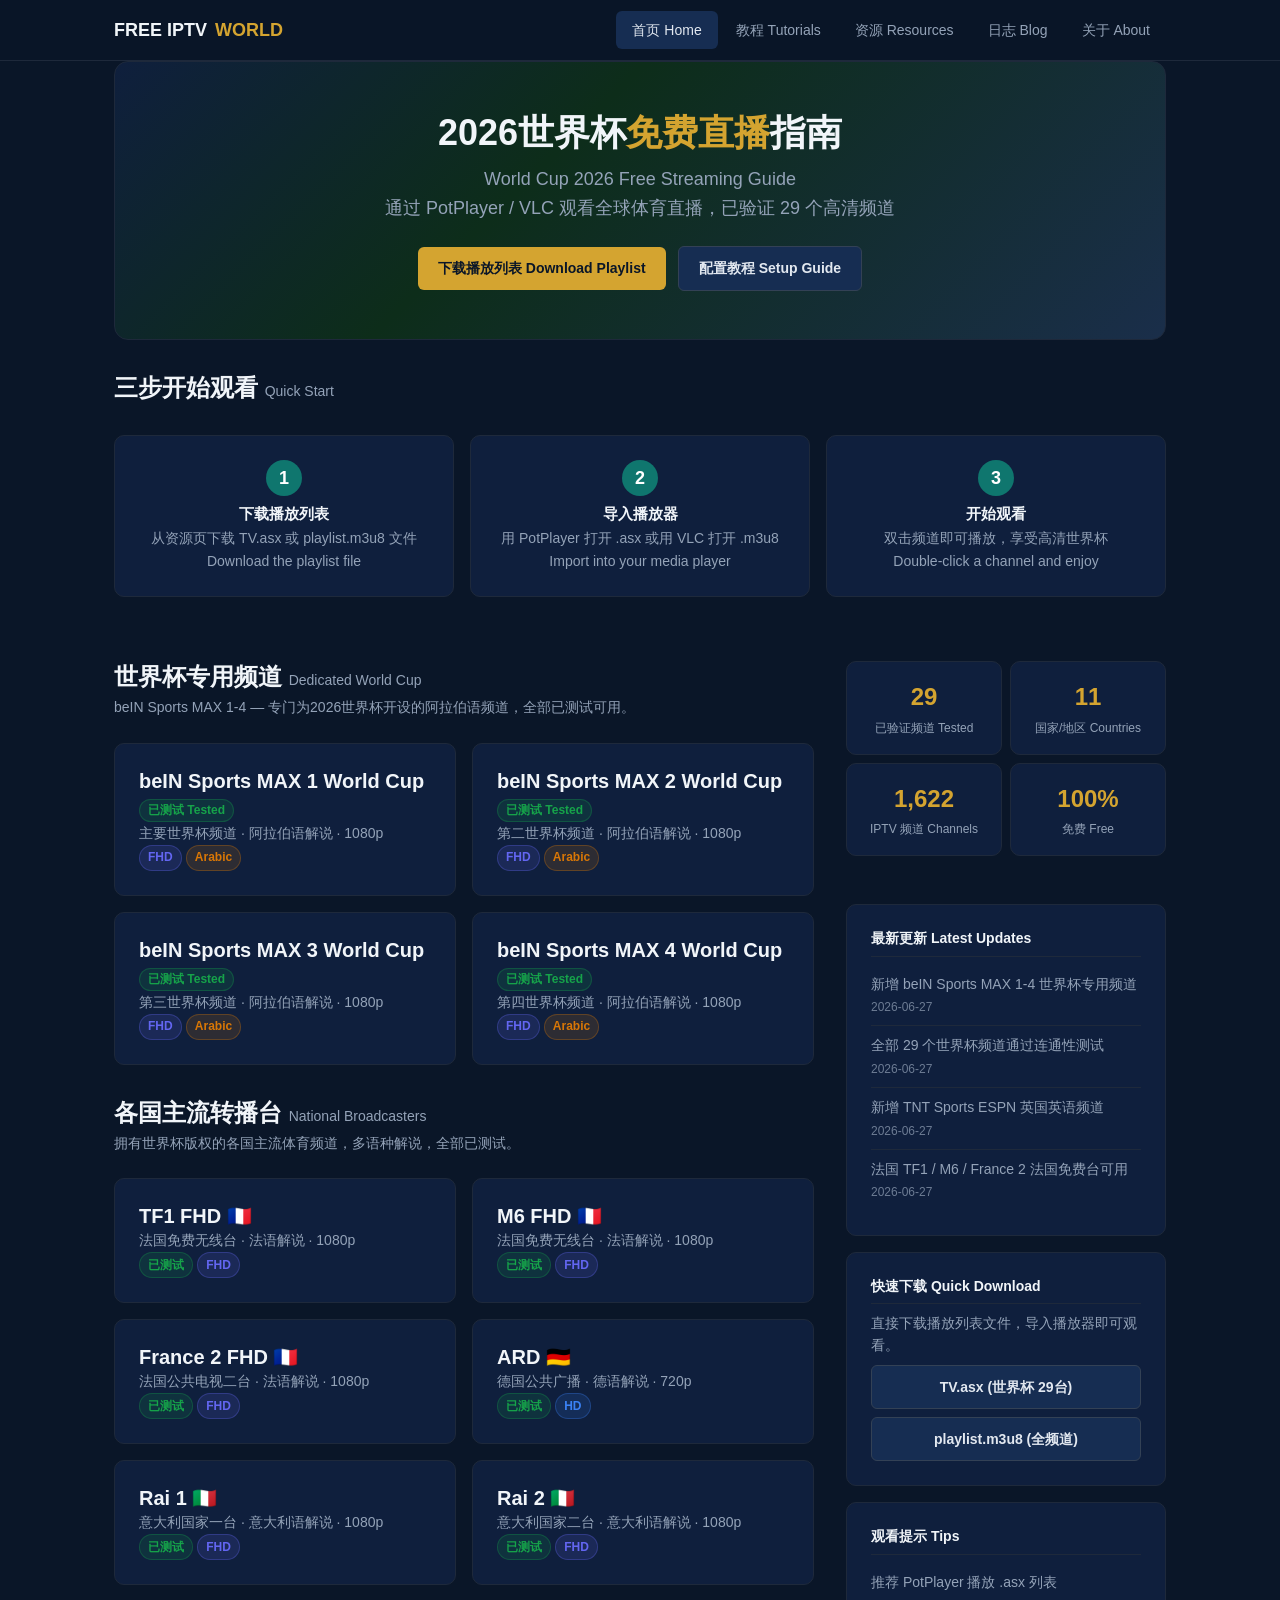
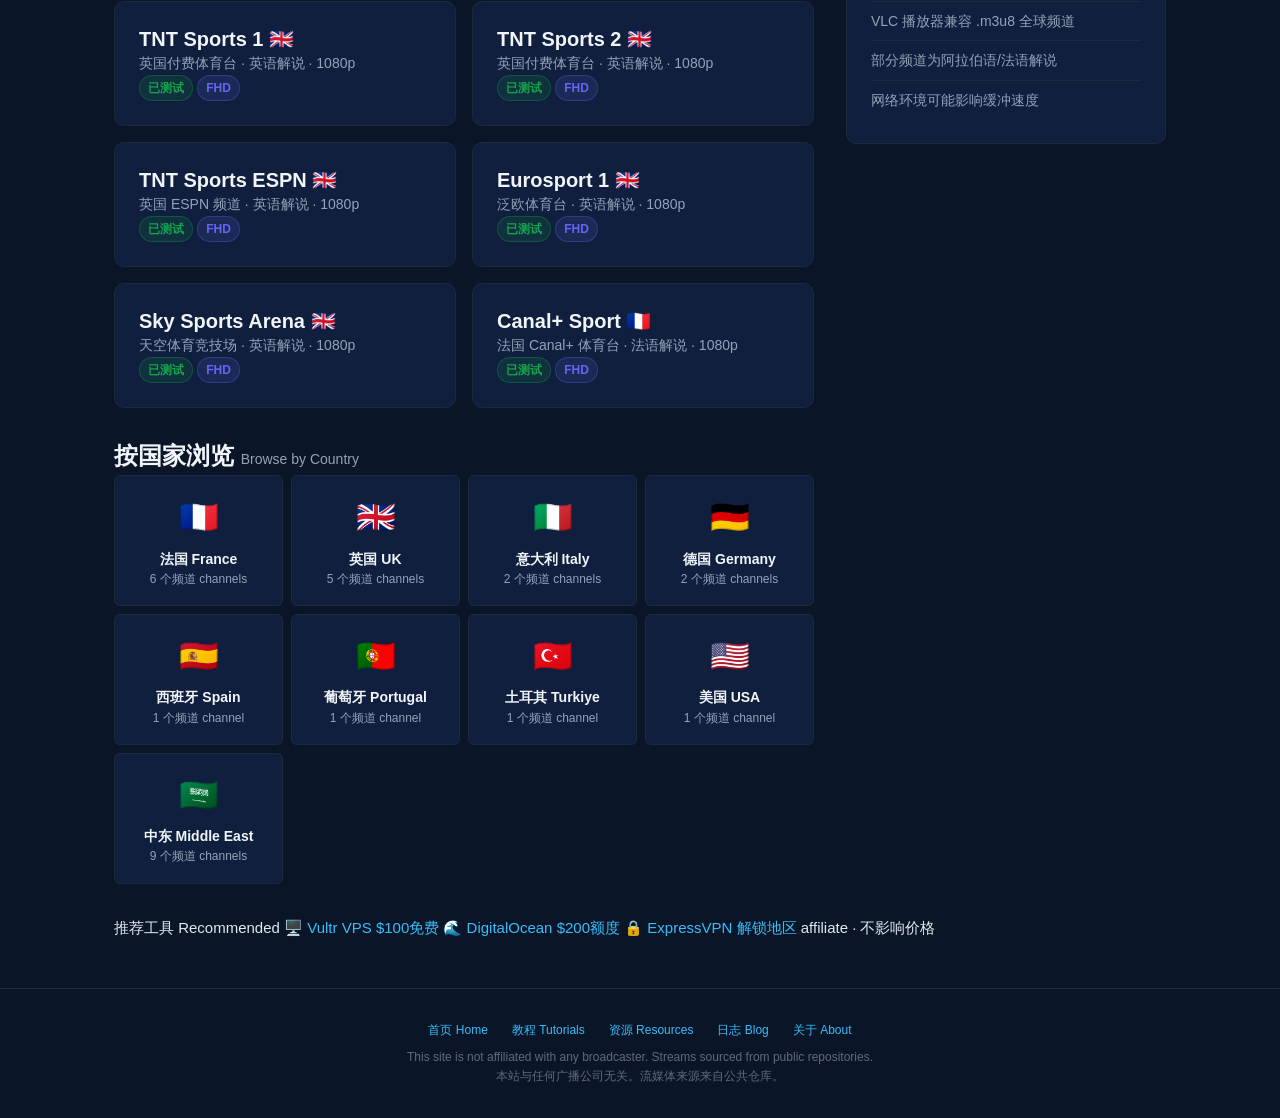
<file: index.html>
﻿<!DOCTYPE html> <html lang="zh-CN"> <head> <meta charset="UTF-8"> <meta name="google-site-verification" content="oy1Trs8hwXCSmtmpaNyS3XWXHK1Cj7F7E07pHYP0jb4" /> <meta name="viewport" content="width=device-width, initial-scale=1.0"> <title>2026世界杯免费直播指南 — World Cup 2026 Free Streaming Guide</title> <meta name="description" content="免费的2026世界杯IPTV直播指南，支持PotPlayer/VLC播放。已验证29个频道，覆盖11个国家。Free World Cup 2026 IPTV streaming guide with tested channels."> <meta name="keywords" content="世界杯直播,2026世界杯,免费IPTV,PotPlayer IPTV,VLC IPTV,beIN Sports,M3U播放列表,ASX播放列表,体育直播,足球直播,World Cup streaming,free IPTV"> <link rel="canonical" href="https://mmwei258.github.io/"> <link rel="alternate" hreflang="en" href="https://mmwei258.github.io/index.html"> <link rel="alternate" hreflang="zh-CN" href="https://mmwei258.github.io/index.html"> <meta property="og:title" content="2026世界杯免费直播指南 — World Cup 2026 Free Streaming Guide"> <meta property="og:description" content="免费的2026世界杯IPTV直播指南，支持PotPlayer/VLC播放。已验证29个频道，覆盖11个国家。"> <meta property="og:url" content="https://mmwei258.github.io/"> <meta property="og:type" content="website"> <meta property="og:locale" content="zh_CN"> <meta property="og:locale:alternate" content="en_US"> <meta name="twitter:card" content="summary_large_image"> <meta name="twitter:title" content="2026世界杯免费直播指南"> <meta name="twitter:description" content="免费IPTV世界杯直播指南，已验证29个频道，覆盖11个国家。"> <script type="application/ld+json"> {   "@context": "https://schema.org",   "@type": "WebSite",   "name": "FREE IPTV WORLD — 2026世界杯直播指南",   "description": "免费的2026世界杯IPTV直播指南，支持PotPlayer/VLC播放。已验证29个频道，覆盖11个国家。",   "url": "https://mmwei258.github.io/",   "inLanguage": ["zh-CN", "en-US"] } </script> <link rel="stylesheet" href="css/style.css"> <!-- Google tag (gtag.js) -->
<script async src="https://www.googletagmanager.com/gtag/js?id=G-9C7QN176VE"></script>
<script>
  window.dataLayer = window.dataLayer || [];
  function gtag(){dataLayer.push(arguments);}
  gtag('js', new Date());
  gtag('config', 'G-9C7QN176VE');
</script>
</head> <body>  <header class="site-header">   <div class="header-inner">     <a href="index.html" class="site-logo">FREE IPTV <span>WORLD</span></a>     <input type="checkbox" id="nav-toggle" class="nav-toggle">     <label for="nav-toggle" class="nav-toggle-label">&#9776;</label>     <nav class="nav-menu">       <a href="index.html" class="active">首页 Home</a>       <a href="tutorials.html">教程 Tutorials</a>       <a href="resources.html">资源 Resources</a> <a href="blog.html">日志 Blog</a> <a href="about.html">关于 About</a> </nav>   </div> </header>  <main class="container">    <!-- ====== Hero ====== -->   <section class="hero">     <h1>2026世界杯<span>免费直播</span>指南</h1>     <p>World Cup 2026 Free Streaming Guide<br>     通过 PotPlayer / VLC 观看全球体育直播，已验证 29 个高清频道</p>     <a href="resources.html" class="btn btn-primary">下载播放列表 Download Playlist</a>     <a href="tutorials.html" class="btn btn-secondary" style="margin-left:8px">配置教程 Setup Guide</a>   </section>    <!-- ====== Quick Start 3 Steps ====== -->   <section>     <h2 class="section-title">三步开始观看 <span class="lang-en">Quick Start</span></h2>     <div class="steps">       <div class="step">         <div class="step-num">1</div>         <h3>下载播放列表</h3>         <p>从资源页下载 TV.asx 或 playlist.m3u8 文件<br><span class="lang-en">Download the playlist file</span></p>       </div>       <div class="step">         <div class="step-num">2</div>         <h3>导入播放器</h3>         <p>用 PotPlayer 打开 .asx 或用 VLC 打开 .m3u8<br><span class="lang-en">Import into your media player</span></p>       </div>       <div class="step">         <div class="step-num">3</div>         <h3>开始观看</h3>         <p>双击频道即可播放，享受高清世界杯<br><span class="lang-en">Double-click a channel and enjoy</span></p>       </div>     </div>   </section>    <div class="page-grid">      <!-- ====== Main Content ====== -->     <div>        <!-- Featured: beIN MAX World Cup -->       <section>         <h2 class="section-title">世界杯专用频道 <span class="lang-en">Dedicated World Cup</span></h2>         <p class="section-subtitle">beIN Sports MAX 1-4 — 专门为2026世界杯开设的阿拉伯语频道，全部已测试可用。</p>         <div class="card-grid">           <div class="card">             <h3>beIN Sports MAX 1 World Cup <span class="badge badge-tested">已测试 Tested</span></h3>             <p class="text-muted text-sm">主要世界杯频道 · 阿拉伯语解说 · 1080p</p>             <span class="badge badge-fhd">FHD</span>             <span class="badge badge-arabic">Arabic</span>           </div>           <div class="card">             <h3>beIN Sports MAX 2 World Cup <span class="badge badge-tested">已测试 Tested</span></h3>             <p class="text-muted text-sm">第二世界杯频道 · 阿拉伯语解说 · 1080p</p>             <span class="badge badge-fhd">FHD</span>             <span class="badge badge-arabic">Arabic</span>           </div>           <div class="card">             <h3>beIN Sports MAX 3 World Cup <span class="badge badge-tested">已测试 Tested</span></h3>             <p class="text-muted text-sm">第三世界杯频道 · 阿拉伯语解说 · 1080p</p>             <span class="badge badge-fhd">FHD</span>             <span class="badge badge-arabic">Arabic</span>           </div>           <div class="card">             <h3>beIN Sports MAX 4 World Cup <span class="badge badge-tested">已测试 Tested</span></h3>             <p class="text-muted text-sm">第四世界杯频道 · 阿拉伯语解说 · 1080p</p>             <span class="badge badge-fhd">FHD</span>             <span class="badge badge-arabic">Arabic</span>           </div>         </div>       </section>        <!-- Featured: Popular Broadcasters -->       <section class="mt-xl">         <h2 class="section-title">各国主流转播台 <span class="lang-en">National Broadcasters</span></h2>         <p class="section-subtitle">拥有世界杯版权的各国主流体育频道，多语种解说，全部已测试。</p>         <div class="card-grid">           <div class="card">             <h3>TF1 FHD <span class="flag">🇫🇷</span></h3>             <p class="text-muted text-sm">法国免费无线台 · 法语解说 · 1080p</p>             <span class="badge badge-tested">已测试</span>             <span class="badge badge-fhd">FHD</span>           </div>           <div class="card">             <h3>M6 FHD <span class="flag">🇫🇷</span></h3>             <p class="text-muted text-sm">法国免费无线台 · 法语解说 · 1080p</p>             <span class="badge badge-tested">已测试</span>             <span class="badge badge-fhd">FHD</span>           </div>           <div class="card">             <h3>France 2 FHD <span class="flag">🇫🇷</span></h3>             <p class="text-muted text-sm">法国公共电视二台 · 法语解说 · 1080p</p>             <span class="badge badge-tested">已测试</span>             <span class="badge badge-fhd">FHD</span>           </div>           <div class="card">             <h3>ARD <span class="flag">🇩🇪</span></h3>             <p class="text-muted text-sm">德国公共广播 · 德语解说 · 720p</p>             <span class="badge badge-tested">已测试</span>             <span class="badge badge-hd">HD</span>           </div>           <div class="card">             <h3>Rai 1 <span class="flag">🇮🇹</span></h3>             <p class="text-muted text-sm">意大利国家一台 · 意大利语解说 · 1080p</p>             <span class="badge badge-tested">已测试</span>             <span class="badge badge-fhd">FHD</span>           </div>           <div class="card">             <h3>Rai 2 <span class="flag">🇮🇹</span></h3>             <p class="text-muted text-sm">意大利国家二台 · 意大利语解说 · 1080p</p>             <span class="badge badge-tested">已测试</span>             <span class="badge badge-fhd">FHD</span>           </div>           <div class="card">             <h3>TNT Sports 1 <span class="flag">🇬🇧</span></h3>             <p class="text-muted text-sm">英国付费体育台 · 英语解说 · 1080p</p>             <span class="badge badge-tested">已测试</span>             <span class="badge badge-fhd">FHD</span>           </div>           <div class="card">             <h3>TNT Sports 2 <span class="flag">🇬🇧</span></h3>             <p class="text-muted text-sm">英国付费体育台 · 英语解说 · 1080p</p>             <span class="badge badge-tested">已测试</span>             <span class="badge badge-fhd">FHD</span>           </div>           <div class="card">             <h3>TNT Sports ESPN <span class="flag">🇬🇧</span></h3>             <p class="text-muted text-sm">英国 ESPN 频道 · 英语解说 · 1080p</p>             <span class="badge badge-tested">已测试</span>             <span class="badge badge-fhd">FHD</span>           </div>           <div class="card">             <h3>Eurosport 1 <span class="flag">🇬🇧</span></h3>             <p class="text-muted text-sm">泛欧体育台 · 英语解说 · 1080p</p>             <span class="badge badge-tested">已测试</span>             <span class="badge badge-fhd">FHD</span>           </div>           <div class="card">             <h3>Sky Sports Arena <span class="flag">🇬🇧</span></h3>             <p class="text-muted text-sm">天空体育竞技场 · 英语解说 · 1080p</p>             <span class="badge badge-tested">已测试</span>             <span class="badge badge-fhd">FHD</span>           </div>           <div class="card">             <h3>Canal+ Sport <span class="flag">🇫🇷</span></h3>             <p class="text-muted text-sm">法国 Canal+ 体育台 · 法语解说 · 1080p</p>             <span class="badge badge-tested">已测试</span>             <span class="badge badge-fhd">FHD</span>           </div>         </div>       </section>        <!-- Country Quick Links -->       <section class="mt-xl">         <h2 class="section-title">按国家浏览 <span class="lang-en">Browse by Country</span></h2>         <div class="country-grid">           <a href="resources.html#fr" class="country-card">             <div class="country-flag">🇫🇷</div>             <div class="country-name">法国 France</div>             <div class="country-count">6 个频道 channels</div>           </a>           <a href="resources.html#uk" class="country-card">             <div class="country-flag">🇬🇧</div>             <div class="country-name">英国 UK</div>             <div class="country-count">5 个频道 channels</div>           </a>           <a href="resources.html#it" class="country-card">             <div class="country-flag">🇮🇹</div>             <div class="country-name">意大利 Italy</div>             <div class="country-count">2 个频道 channels</div>           </a>           <a href="resources.html#de" class="country-card">             <div class="country-flag">🇩🇪</div>             <div class="country-name">德国 Germany</div>             <div class="country-count">2 个频道 channels</div>           </a>           <a href="resources.html#es" class="country-card">             <div class="country-flag">🇪🇸</div>             <div class="country-name">西班牙 Spain</div>             <div class="country-count">1 个频道 channel</div>           </a>           <a href="resources.html#pt" class="country-card">             <div class="country-flag">🇵🇹</div>             <div class="country-name">葡萄牙 Portugal</div>             <div class="country-count">1 个频道 channel</div>           </a>           <a href="resources.html#tr" class="country-card">             <div class="country-flag">🇹🇷</div>             <div class="country-name">土耳其 Turkiye</div>             <div class="country-count">1 个频道 channel</div>           </a>           <a href="resources.html#us" class="country-card">             <div class="country-flag">🇺🇸</div>             <div class="country-name">美国 USA</div>             <div class="country-count">1 个频道 channel</div>           </a>           <a href="resources.html#ar" class="country-card">             <div class="country-flag">🇸🇦</div>             <div class="country-name">中东 Middle East</div>             <div class="country-count">9 个频道 channels</div>           </a>         </div>       </section>      </div>      <!-- ====== Sidebar ====== -->     <aside class="sidebar">       <div class="stats-bar" style="margin-top:0;grid-template-columns:1fr 1fr;">         <div class="stat-item">           <div class="stat-value">29</div>           <div class="stat-label">已验证频道 Tested</div>         </div>         <div class="stat-item">           <div class="stat-value">11</div>           <div class="stat-label">国家/地区 Countries</div>         </div>         <div class="stat-item">           <div class="stat-value">1,622</div>           <div class="stat-label">IPTV 频道 Channels</div>         </div>         <div class="stat-item">           <div class="stat-value">100%</div>           <div class="stat-label">免费 Free</div>         </div>       </div>        <div class="sidebar-card">         <h3>最新更新 Latest Updates</h3>         <ul>           <li>             新增 beIN Sports MAX 1-4 世界杯专用频道<br>             <time>2026-06-27</time>           </li>           <li>             全部 29 个世界杯频道通过连通性测试<br>             <time>2026-06-27</time>           </li>           <li>             新增 TNT Sports ESPN 英国英语频道<br>             <time>2026-06-27</time>           </li>           <li>             法国 TF1 / M6 / France 2 法国免费台可用<br>             <time>2026-06-27</time>           </li>         </ul>       </div>        <div class="sidebar-card">         <h3>快速下载 Quick Download</h3>         <p class="text-sm text-muted" style="margin-bottom:var(--space-sm)">直接下载播放列表文件，导入播放器即可观看。</p>         <a href="assets/downloads/TV.asx" class="btn btn-secondary" style="width:100%;justify-content:center;margin-bottom:var(--space-sm)">TV.asx (世界杯 29台)</a>         <a href="assets/downloads/playlist.m3u8" class="btn btn-secondary" style="width:100%;justify-content:center">playlist.m3u8 (全频道)</a>       </div>        <div class="sidebar-card">         <h3>观看提示 Tips</h3>         <ul>           <li>推荐 PotPlayer 播放 .asx 列表</li>           <li>VLC 播放器兼容 .m3u8 全球频道</li>           <li>部分频道为阿拉伯语/法语解说</li>           <li>网络环境可能影响缓冲速度</li>         </ul>       </div>     </aside>    </div>    <!-- ====== Affiliate ====== -->   <section class="affiliate-strip">     <div class="affiliate-strip__inner">       <span class="affiliate-strip__label">推荐工具 Recommended</span>       <a href="https://www.vultr.com/?ref=mmwei258" class="affiliate-strip__item" target="_blank" rel="nofollow sponsored">         🖥️ Vultr VPS <span class="aff-tag">$100免费</span>       </a>       <a href="https://www.digitalocean.com/?refcode=mmwei258" class="affiliate-strip__item" target="_blank" rel="nofollow sponsored">         🌊 DigitalOcean <span class="aff-tag">$200额度</span>       </a>       <a href="https://www.expressvpn.com/" class="affiliate-strip__item" target="_blank" rel="nofollow sponsored">         🔒 ExpressVPN <span class="aff-tag">解锁地区</span>       </a>       <span class="affiliate-strip__disclosure">affiliate · 不影响价格</span>     </div>   </section>  </main>  <footer class="site-footer">   <div class="footer-links">     <a href="index.html">首页 Home</a>     <a href="tutorials.html">教程 Tutorials</a>     <a href="resources.html">资源 Resources</a> <a href="blog.html">日志 Blog</a> <a href="about.html">关于 About</a> </div>   <p class="footer-disclaimer">This site is not affiliated with any broadcaster. Streams sourced from public repositories.<br>本站与任何广播公司无关。流媒体来源来自公共仓库。</p> </footer>  <script src="js/main.js"></script> </body> </html>
</file>
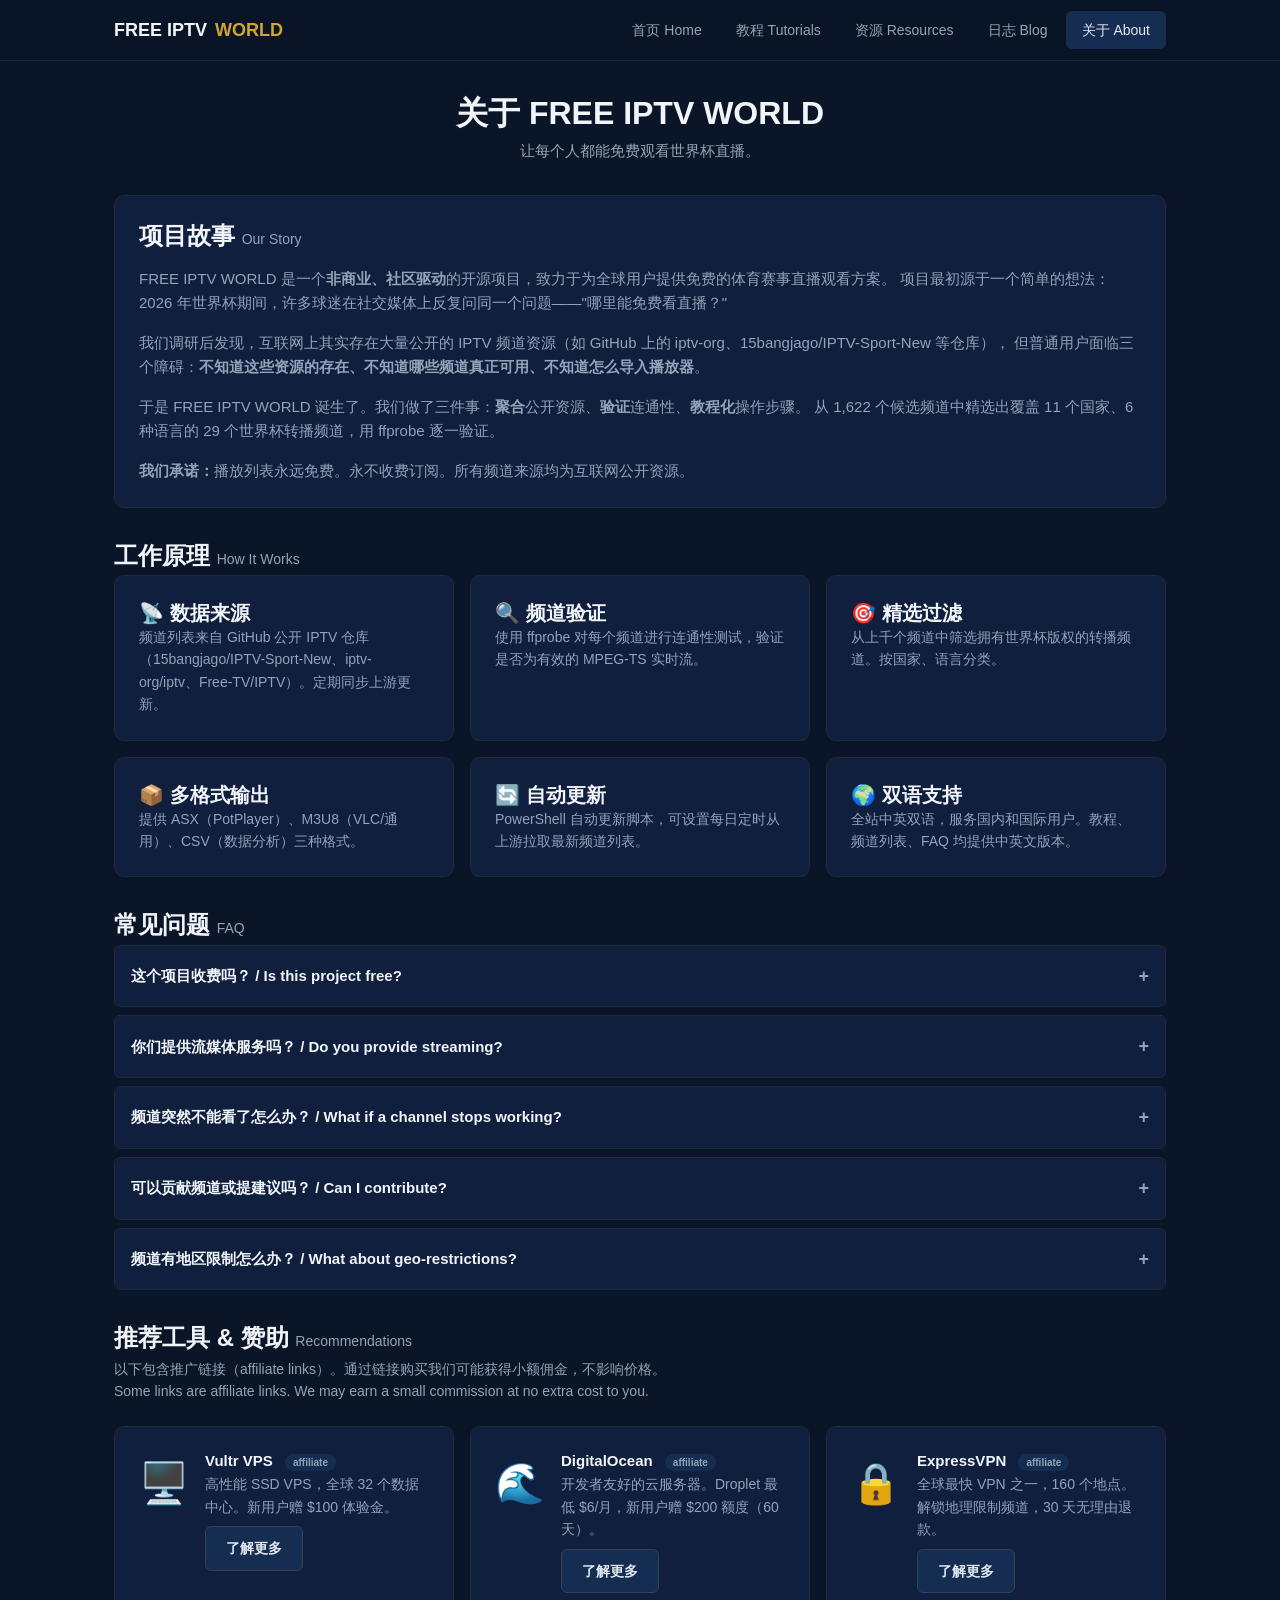
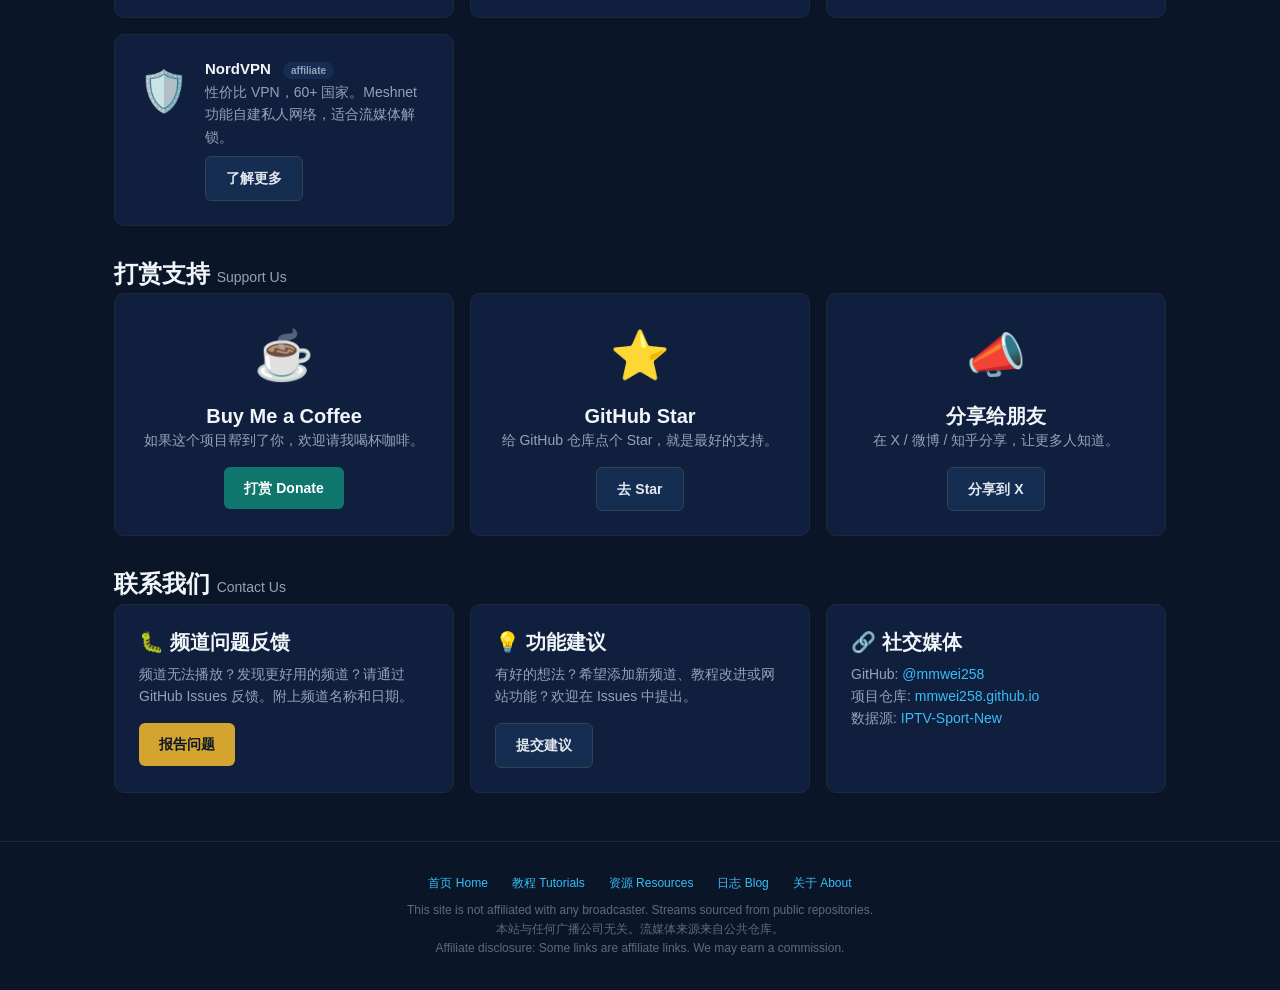
<file: about.html>
﻿<!DOCTYPE html>
<html lang="zh-CN">
<head>
<meta charset="UTF-8">
<meta name="google-site-verification" content="oy1Trs8hwXCSmtmpaNyS3XWXHK1Cj7F7E07pHYP0jb4" />
<meta name="viewport" content="width=device-width, initial-scale=1.0">
<title>关于我们 — About FREE IPTV WORLD</title>
<meta name="description" content="关于 FREE IPTV WORLD 项目——2026世界杯免费IPTV直播导航站。项目简介、数据来源、FAQ、推荐工具、赞助方式、联系方式。About the project, FAQ, recommended tools, affiliate links, contact.">
<meta name="keywords" content="免费IPTV,关于,世界杯直播,VPS推荐,VPN推荐,赞助,IPTV项目,联系">
<link rel="canonical" href="https://mmwei258.github.io/about.html">
<link rel="alternate" hreflang="en" href="https://mmwei258.github.io/about.html">
<link rel="alternate" hreflang="zh-CN" href="https://mmwei258.github.io/about.html">
<meta property="og:title" content="关于我们 — About FREE IPTV WORLD">
<meta property="og:description" content="关于本项目、频道来源、推荐VPS/VPN工具、赞助方式。About the project, recommended tools, affiliate links.">
<meta property="og:url" content="https://mmwei258.github.io/about.html">
<meta property="og:type" content="website">
<link rel="stylesheet" href="css/style.css">
<!-- Google tag (gtag.js) -->
<script async src="https://www.googletagmanager.com/gtag/js?id=G-9C7QN176VE"></script>
<script>
  window.dataLayer = window.dataLayer || [];
  function gtag(){dataLayer.push(arguments);}
  gtag('js', new Date());
  gtag('config', 'G-9C7QN176VE');
</script>
</head>
<body>

<header class="site-header">
  <div class="header-inner">
    <a href="index.html" class="site-logo">FREE IPTV <span>WORLD</span></a>
    <input type="checkbox" id="nav-toggle" class="nav-toggle">
    <label for="nav-toggle" class="nav-toggle-label">&#9776;</label>
    <nav class="nav-menu">
      <a href="index.html">首页 Home</a>
      <a href="tutorials.html">教程 Tutorials</a>
      <a href="resources.html">资源 Resources</a>
      <a href="blog.html">日志 Blog</a>
      <a href="about.html" class="active">关于 About</a>
    </nav>
  </div>
</header>

<main class="container">
  <div class="page-header">
    <h1>关于 FREE IPTV WORLD</h1>
    <p>让每个人都能免费观看世界杯直播。</p>
  </div>

  <section class="card-grid">
    <div class="card" style="grid-column:1/-1">
      <h2 style="margin-bottom:var(--space-md)">项目故事 <span class="lang-en">Our Story</span></h2>
      <p class="text-muted" style="margin-bottom:var(--space-md)">
        FREE IPTV WORLD 是一个<strong>非商业、社区驱动</strong>的开源项目，致力于为全球用户提供免费的体育赛事直播观看方案。
        项目最初源于一个简单的想法：2026 年世界杯期间，许多球迷在社交媒体上反复问同一个问题——"哪里能免费看直播？"
      </p>
      <p class="text-muted" style="margin-bottom:var(--space-md)">
        我们调研后发现，互联网上其实存在大量公开的 IPTV 频道资源（如 GitHub 上的 iptv-org、15bangjago/IPTV-Sport-New 等仓库），
        但普通用户面临三个障碍：<strong>不知道这些资源的存在、不知道哪些频道真正可用、不知道怎么导入播放器</strong>。
      </p>
      <p class="text-muted" style="margin-bottom:var(--space-md)">
        于是 FREE IPTV WORLD 诞生了。我们做了三件事：<strong>聚合</strong>公开资源、<strong>验证</strong>连通性、<strong>教程化</strong>操作步骤。
        从 1,622 个候选频道中精选出覆盖 11 个国家、6 种语言的 29 个世界杯转播频道，用 ffprobe 逐一验证。
      </p>
      <p class="text-muted">
        <strong>我们承诺：</strong>播放列表永远免费。永不收费订阅。所有频道来源均为互联网公开资源。
      </p>
    </div>
  </section>

  <section class="mt-xl">
    <h2 class="section-title">工作原理 <span class="lang-en">How It Works</span></h2>
    <div class="card-grid">
      <div class="card"><h3>📡 数据来源</h3><p class="text-muted text-sm">频道列表来自 GitHub 公开 IPTV 仓库（15bangjago/IPTV-Sport-New、iptv-org/iptv、Free-TV/IPTV）。定期同步上游更新。</p></div>
      <div class="card"><h3>🔍 频道验证</h3><p class="text-muted text-sm">使用 ffprobe 对每个频道进行连通性测试，验证是否为有效的 MPEG-TS 实时流。</p></div>
      <div class="card"><h3>🎯 精选过滤</h3><p class="text-muted text-sm">从上千个频道中筛选拥有世界杯版权的转播频道。按国家、语言分类。</p></div>
      <div class="card"><h3>📦 多格式输出</h3><p class="text-muted text-sm">提供 ASX（PotPlayer）、M3U8（VLC/通用）、CSV（数据分析）三种格式。</p></div>
      <div class="card"><h3>🔄 自动更新</h3><p class="text-muted text-sm">PowerShell 自动更新脚本，可设置每日定时从上游拉取最新频道列表。</p></div>
      <div class="card"><h3>🌍 双语支持</h3><p class="text-muted text-sm">全站中英双语，服务国内和国际用户。教程、频道列表、FAQ 均提供中英文版本。</p></div>
    </div>
  </section>

  <section class="mt-xl">
    <h2 class="section-title">常见问题 <span class="lang-en">FAQ</span></h2>
    <div class="faq-item"><div class="faq-q">这个项目收费吗？ / Is this project free?</div><div class="faq-a"><p><strong>完全免费。</strong> 播放列表下载、教程、频道列表全部免费。我们通过 affiliate 推广链接和用户打赏维持运营，但绝不会对核心内容收费。</p></div></div>
    <div class="faq-item"><div class="faq-q">你们提供流媒体服务吗？ / Do you provide streaming?</div><div class="faq-a"><p><strong>不提供。</strong> 我们不运营任何流媒体服务器，不托管视频内容。所有频道链接指向公开的第三方 IPTV 源。</p></div></div>
    <div class="faq-item"><div class="faq-q">频道突然不能看了怎么办？ / What if a channel stops working?</div><div class="faq-a"><p>在 <a href="https://github.com/mmwei258/mmwei258.github.io/issues">GitHub Issues</a> 报告失效频道（附频道名 + 日期），或下载最新播放列表。</p></div></div>
    <div class="faq-item"><div class="faq-q">可以贡献频道或提建议吗？ / Can I contribute?</div><div class="faq-a"><p><strong>非常欢迎！</strong> 通过 GitHub Issues 提交新频道、报告失效、改进文档、分享项目给更多人。</p></div></div>
    <div class="faq-item"><div class="faq-q">频道有地区限制怎么办？ / What about geo-restrictions?</div><div class="faq-a"><p>使用 VPN 连接频道所在国家；选择 beIN Sports MAX 系列（中东源无地区限制）；或选择同一国家其他免费频道。</p></div></div>
  </section>

  <section class="mt-xl">
    <h2 class="section-title">推荐工具 &amp; 赞助 <span class="lang-en">Recommendations</span></h2>
    <p class="section-subtitle">以下包含推广链接（affiliate links）。通过链接购买我们可能获得小额佣金，不影响价格。<br><span class="lang-en">Some links are affiliate links. We may earn a small commission at no extra cost to you.</span></p>
    <div class="card-grid">
      <div class="affiliate-card"><div class="aff-logo">🖥️</div><div class="aff-body"><h4>Vultr VPS <span class="aff-badge">affiliate</span></h4><p>高性能 SSD VPS，全球 32 个数据中心。新用户赠 $100 体验金。</p><a href="https://www.vultr.com/?ref=mmwei258" target="_blank" rel="nofollow sponsored" class="btn btn-secondary">了解更多</a></div></div>
      <div class="affiliate-card"><div class="aff-logo">🌊</div><div class="aff-body"><h4>DigitalOcean <span class="aff-badge">affiliate</span></h4><p>开发者友好的云服务器。Droplet 最低 $6/月，新用户赠 $200 额度（60 天）。</p><a href="https://www.digitalocean.com/?refcode=mmwei258" target="_blank" rel="nofollow sponsored" class="btn btn-secondary">了解更多</a></div></div>
      <div class="affiliate-card"><div class="aff-logo">🔒</div><div class="aff-body"><h4>ExpressVPN <span class="aff-badge">affiliate</span></h4><p>全球最快 VPN 之一，160 个地点。解锁地理限制频道，30 天无理由退款。</p><a href="https://www.expressvpn.com/" target="_blank" rel="nofollow sponsored" class="btn btn-secondary">了解更多</a></div></div>
      <div class="affiliate-card"><div class="aff-logo">🛡️</div><div class="aff-body"><h4>NordVPN <span class="aff-badge">affiliate</span></h4><p>性价比 VPN，60+ 国家。Meshnet 功能自建私人网络，适合流媒体解锁。</p><a href="https://nordvpn.com/" target="_blank" rel="nofollow sponsored" class="btn btn-secondary">了解更多</a></div></div>
    </div>
  </section>

  <section class="mt-xl">
    <h2 class="section-title">打赏支持 <span class="lang-en">Support Us</span></h2>
    <div class="card-grid">
      <div class="card" style="text-align:center"><div style="font-size:3rem;margin-bottom:var(--space-sm)">☕</div><h3>Buy Me a Coffee</h3><p class="text-muted text-sm" style="margin-bottom:var(--space-md)">如果这个项目帮到了你，欢迎请我喝杯咖啡。</p><a href="https://www.buymeacoffee.com/" target="_blank" rel="nofollow" class="btn btn-accent">打赏 Donate</a></div>
      <div class="card" style="text-align:center"><div style="font-size:3rem;margin-bottom:var(--space-sm)">⭐</div><h3>GitHub Star</h3><p class="text-muted text-sm" style="margin-bottom:var(--space-md)">给 GitHub 仓库点个 Star，就是最好的支持。</p><a href="https://github.com/mmwei258/mmwei258.github.io" class="btn btn-secondary">去 Star</a></div>
      <div class="card" style="text-align:center"><div style="font-size:3rem;margin-bottom:var(--space-sm)">📣</div><h3>分享给朋友</h3><p class="text-muted text-sm" style="margin-bottom:var(--space-md)">在 X / 微博 / 知乎分享，让更多人知道。</p><a href="https://twitter.com/intent/tweet?text=2026%E4%B8%96%E7%95%8C%E6%9D%AF%E5%85%8D%E8%B4%B9%E7%9B%B4%E6%92%AD%E6%8C%87%E5%8D%97%20https://mmwei258.github.io" target="_blank" rel="nofollow" class="btn btn-secondary">分享到 X</a></div>
    </div>
  </section>

  <section class="mt-xl">
    <h2 class="section-title">联系我们 <span class="lang-en">Contact Us</span></h2>
    <div class="card-grid">
      <div class="card"><h3 style="margin-bottom:var(--space-sm)">🐛 频道问题反馈</h3><p class="text-muted text-sm" style="margin-bottom:var(--space-sm)">频道无法播放？发现更好用的频道？请通过 GitHub Issues 反馈。附上频道名称和日期。</p><a href="https://github.com/mmwei258/mmwei258.github.io/issues" class="btn btn-primary" style="margin-top:var(--space-sm)">报告问题</a></div>
      <div class="card"><h3 style="margin-bottom:var(--space-sm)">💡 功能建议</h3><p class="text-muted text-sm" style="margin-bottom:var(--space-sm)">有好的想法？希望添加新频道、教程改进或网站功能？欢迎在 Issues 中提出。</p><a href="https://github.com/mmwei258/mmwei258.github.io/issues" class="btn btn-secondary" style="margin-top:var(--space-sm)">提交建议</a></div>
      <div class="card"><h3 style="margin-bottom:var(--space-sm)">🔗 社交媒体</h3><p class="text-muted text-sm">GitHub: <a href="https://github.com/mmwei258">@mmwei258</a><br>项目仓库: <a href="https://github.com/mmwei258/mmwei258.github.io">mmwei258.github.io</a><br>数据源: <a href="https://github.com/15bangjago/IPTV-Sport-New">IPTV-Sport-New</a></p></div>
    </div>
  </section>
</main>

<footer class="site-footer">
  <div class="footer-links">
    <a href="index.html">首页 Home</a>
    <a href="tutorials.html">教程 Tutorials</a>
    <a href="resources.html">资源 Resources</a>
    <a href="blog.html">日志 Blog</a>
    <a href="about.html">关于 About</a>
  </div>
  <p class="footer-disclaimer">This site is not affiliated with any broadcaster. Streams sourced from public repositories.<br>本站与任何广播公司无关。流媒体来源来自公共仓库。<br>Affiliate disclosure: Some links are affiliate links. We may earn a commission.</p>
</footer>
<script src="js/main.js"></script>
</body>
</html>
</file>
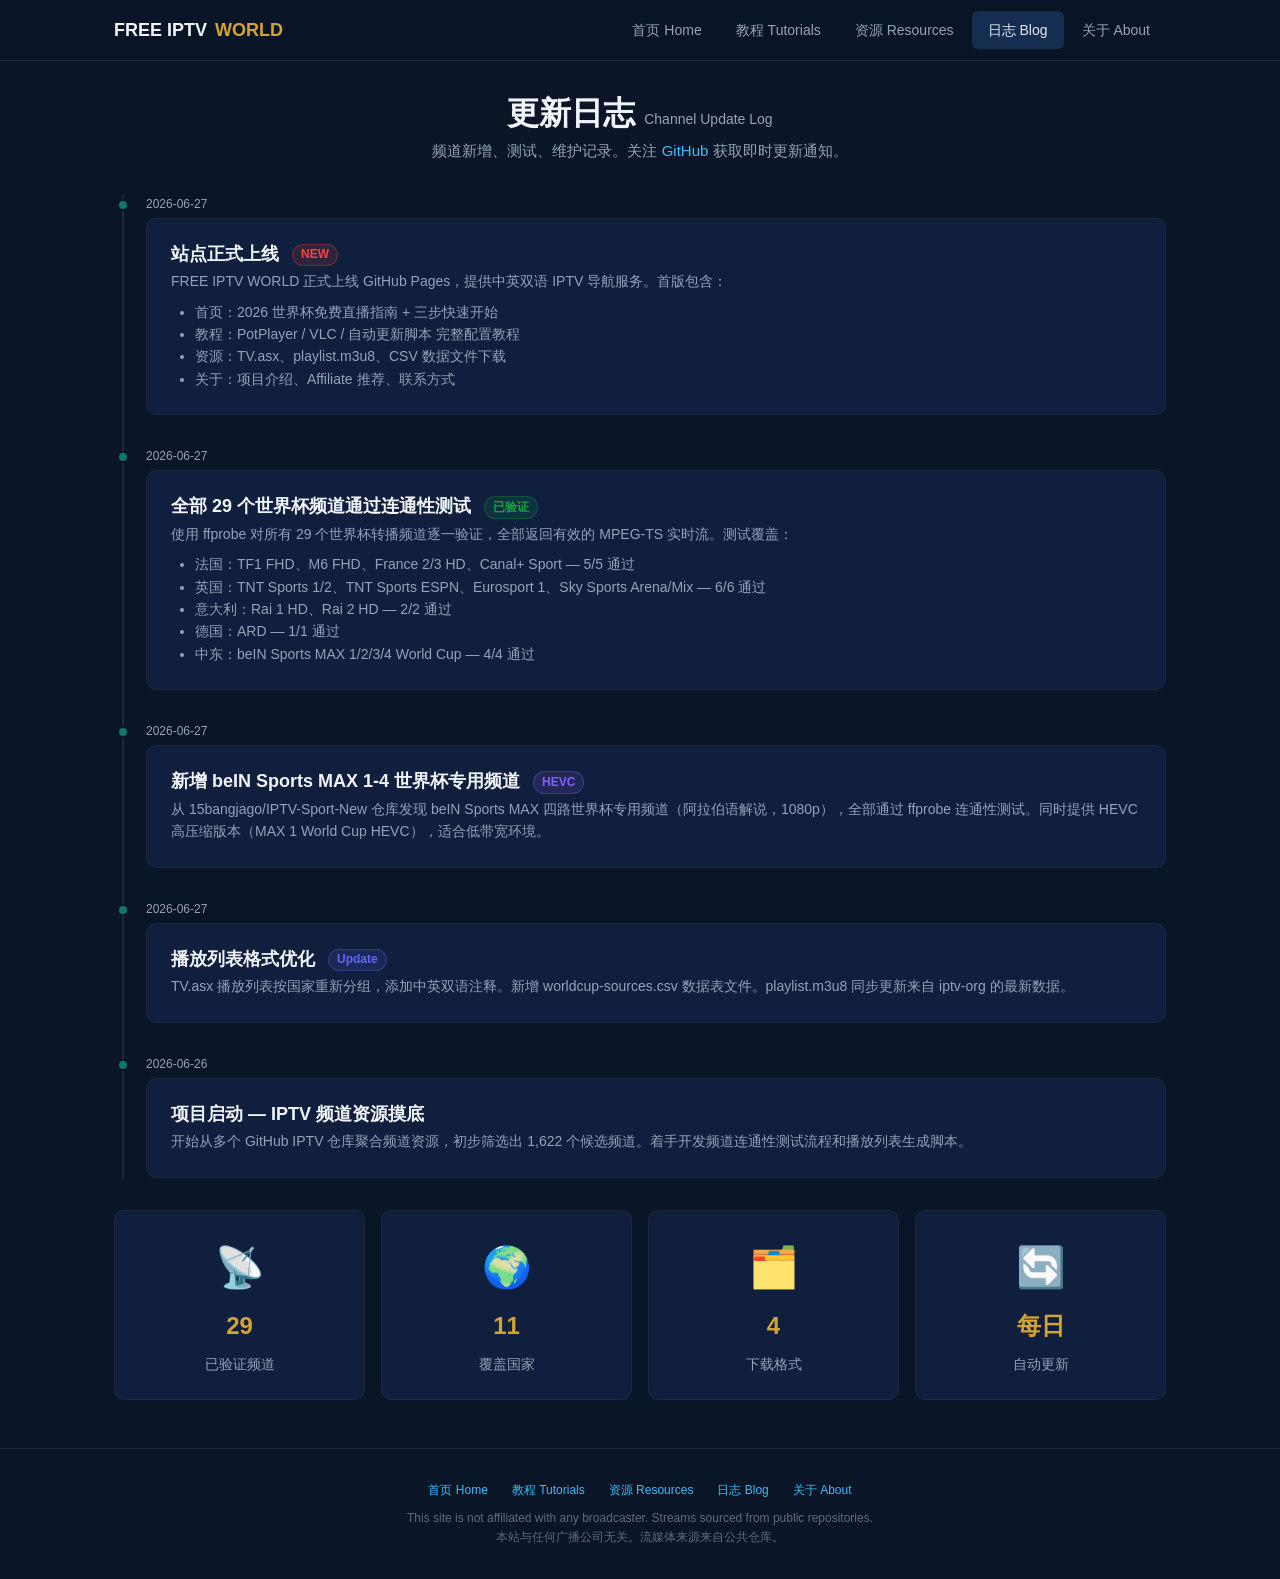
<file: blog.html>
﻿<!DOCTYPE html>
<html lang="zh-CN">
<head>
<meta charset="UTF-8">
<meta name="google-site-verification" content="oy1Trs8hwXCSmtmpaNyS3XWXHK1Cj7F7E07pHYP0jb4" />
<meta name="viewport" content="width=device-width, initial-scale=1.0">
<title>更新日志 — Channel Update Log | FREE IPTV WORLD</title>
<meta name="description" content="FREE IPTV WORLD 频道更新日志——世界杯IPTV频道新增、测试、维护记录。了解最新频道动态，订阅更新。Channel update log for World Cup IPTV streaming.">
<meta name="keywords" content="IPTV更新日志,世界杯频道更新,IPTV channel log,频道动态,免费IPTV news,World Cup streaming updates">
<link rel="canonical" href="https://mmwei258.github.io/blog.html">
<link rel="alternate" hreflang="en" href="https://mmwei258.github.io/blog.html">
<link rel="alternate" hreflang="zh-CN" href="https://mmwei258.github.io/blog.html">
<meta property="og:title" content="更新日志 — Channel Update Log | FREE IPTV WORLD">
<meta property="og:description" content="世界杯IPTV频道更新日志。了解最新频道动态，订阅更新。Channel update log for World Cup IPTV streaming.">
<meta property="og:url" content="https://mmwei258.github.io/blog.html">
<meta property="og:type" content="website">
<script type="application/ld+json">
{
  "@context": "https://schema.org",
  "@type": "Blog",
  "name": "FREE IPTV WORLD — 频道更新日志",
  "description": "2026世界杯免费IPTV频道更新、测试和维护记录。",
  "url": "https://mmwei258.github.io/blog.html",
  "blogPost": [{
    "@type": "BlogPosting",
    "headline": "站点正式上线 + 29 个频道全部验证通过",
    "datePublished": "2026-06-27",
    "description": "FREE IPTV WORLD 正式上线 GitHub Pages，29个世界杯频道全部通过ffprobe连通性测试。"
  }]
}
</script>
<link rel="stylesheet" href="css/style.css">
<!-- Google tag (gtag.js) -->
<script async src="https://www.googletagmanager.com/gtag/js?id=G-9C7QN176VE"></script>
<script>
  window.dataLayer = window.dataLayer || [];
  function gtag(){dataLayer.push(arguments);}
  gtag('js', new Date());
  gtag('config', 'G-9C7QN176VE');
</script>
</head>
<body>

<header class="site-header">
  <div class="header-inner">
    <a href="index.html" class="site-logo">FREE IPTV <span>WORLD</span></a>
    <input type="checkbox" id="nav-toggle" class="nav-toggle">
    <label for="nav-toggle" class="nav-toggle-label">&#9776;</label>
    <nav class="nav-menu">
      <a href="index.html">首页 Home</a>
      <a href="tutorials.html">教程 Tutorials</a>
      <a href="resources.html">资源 Resources</a>
      <a href="blog.html" class="active">日志 Blog</a>
      <a href="about.html">关于 About</a>
    </nav>
  </div>
</header>

<main class="container">
  <div class="page-header">
    <h1>更新日志 <span class="lang-en">Channel Update Log</span></h1>
    <p>频道新增、测试、维护记录。关注 <a href="https://github.com/mmwei258/mmwei258.github.io">GitHub</a> 获取即时更新通知。</p>
  </div>

  <section class="timeline">
    <div class="timeline-entry">
      <div class="timeline-dot"></div>
      <div class="timeline-date">2026-06-27</div>
      <div class="timeline-card">
        <h3>站点正式上线 <span class="badge badge-live">NEW</span></h3>
        <p>FREE IPTV WORLD 正式上线 GitHub Pages，提供中英双语 IPTV 导航服务。首版包含：</p>
        <ul style="margin-top:var(--space-sm)"><li>首页：2026 世界杯免费直播指南 + 三步快速开始</li><li>教程：PotPlayer / VLC / 自动更新脚本 完整配置教程</li><li>资源：TV.asx、playlist.m3u8、CSV 数据文件下载</li><li>关于：项目介绍、Affiliate 推荐、联系方式</li></ul>
      </div>
    </div>

    <div class="timeline-entry">
      <div class="timeline-dot"></div>
      <div class="timeline-date">2026-06-27</div>
      <div class="timeline-card">
        <h3>全部 29 个世界杯频道通过连通性测试 <span class="badge badge-tested">已验证</span></h3>
        <p>使用 ffprobe 对所有 29 个世界杯转播频道逐一验证，全部返回有效的 MPEG-TS 实时流。测试覆盖：</p>
        <ul style="margin-top:var(--space-sm)"><li>法国：TF1 FHD、M6 FHD、France 2/3 HD、Canal+ Sport — 5/5 通过</li><li>英国：TNT Sports 1/2、TNT Sports ESPN、Eurosport 1、Sky Sports Arena/Mix — 6/6 通过</li><li>意大利：Rai 1 HD、Rai 2 HD — 2/2 通过</li><li>德国：ARD — 1/1 通过</li><li>中东：beIN Sports MAX 1/2/3/4 World Cup — 4/4 通过</li></ul>
      </div>
    </div>

    <div class="timeline-entry">
      <div class="timeline-dot"></div>
      <div class="timeline-date">2026-06-27</div>
      <div class="timeline-card">
        <h3>新增 beIN Sports MAX 1-4 世界杯专用频道 <span class="badge badge-hevc">HEVC</span></h3>
        <p>从 15bangjago/IPTV-Sport-New 仓库发现 beIN Sports MAX 四路世界杯专用频道（阿拉伯语解说，1080p），全部通过 ffprobe 连通性测试。同时提供 HEVC 高压缩版本（MAX 1 World Cup HEVC），适合低带宽环境。</p>
      </div>
    </div>

    <div class="timeline-entry">
      <div class="timeline-dot"></div>
      <div class="timeline-date">2026-06-27</div>
      <div class="timeline-card">
        <h3>播放列表格式优化 <span class="badge badge-fhd">Update</span></h3>
        <p>TV.asx 播放列表按国家重新分组，添加中英双语注释。新增 worldcup-sources.csv 数据表文件。playlist.m3u8 同步更新来自 iptv-org 的最新数据。</p>
      </div>
    </div>

    <div class="timeline-entry">
      <div class="timeline-dot"></div>
      <div class="timeline-date">2026-06-26</div>
      <div class="timeline-card">
        <h3>项目启动 — IPTV 频道资源摸底</h3>
        <p>开始从多个 GitHub IPTV 仓库聚合频道资源，初步筛选出 1,622 个候选频道。着手开发频道连通性测试流程和播放列表生成脚本。</p>
      </div>
    </div>
  </section>

  <section class="mt-xl">
    <div class="card-grid" style="grid-template-columns: repeat(auto-fit, minmax(200px, 1fr))">
      <div class="card" style="text-align:center"><div style="font-size:2.5rem">📡</div><div class="stat-value" style="margin:var(--space-sm) 0">29</div><p class="text-muted text-sm">已验证频道</p></div>
      <div class="card" style="text-align:center"><div style="font-size:2.5rem">🌍</div><div class="stat-value" style="margin:var(--space-sm) 0">11</div><p class="text-muted text-sm">覆盖国家</p></div>
      <div class="card" style="text-align:center"><div style="font-size:2.5rem">🗂️</div><div class="stat-value" style="margin:var(--space-sm) 0">4</div><p class="text-muted text-sm">下载格式</p></div>
      <div class="card" style="text-align:center"><div style="font-size:2.5rem">🔄</div><div class="stat-value" style="margin:var(--space-sm) 0">每日</div><p class="text-muted text-sm">自动更新</p></div>
    </div>
  </section>
</main>

<footer class="site-footer">
  <div class="footer-links">
    <a href="index.html">首页 Home</a>
    <a href="tutorials.html">教程 Tutorials</a>
    <a href="resources.html">资源 Resources</a>
    <a href="blog.html">日志 Blog</a>
    <a href="about.html">关于 About</a>
  </div>
  <p class="footer-disclaimer">This site is not affiliated with any broadcaster. Streams sourced from public repositories.<br>本站与任何广播公司无关。流媒体来源来自公共仓库。</p>
</footer>
<script src="js/main.js"></script>
</body>
</html>
</file>
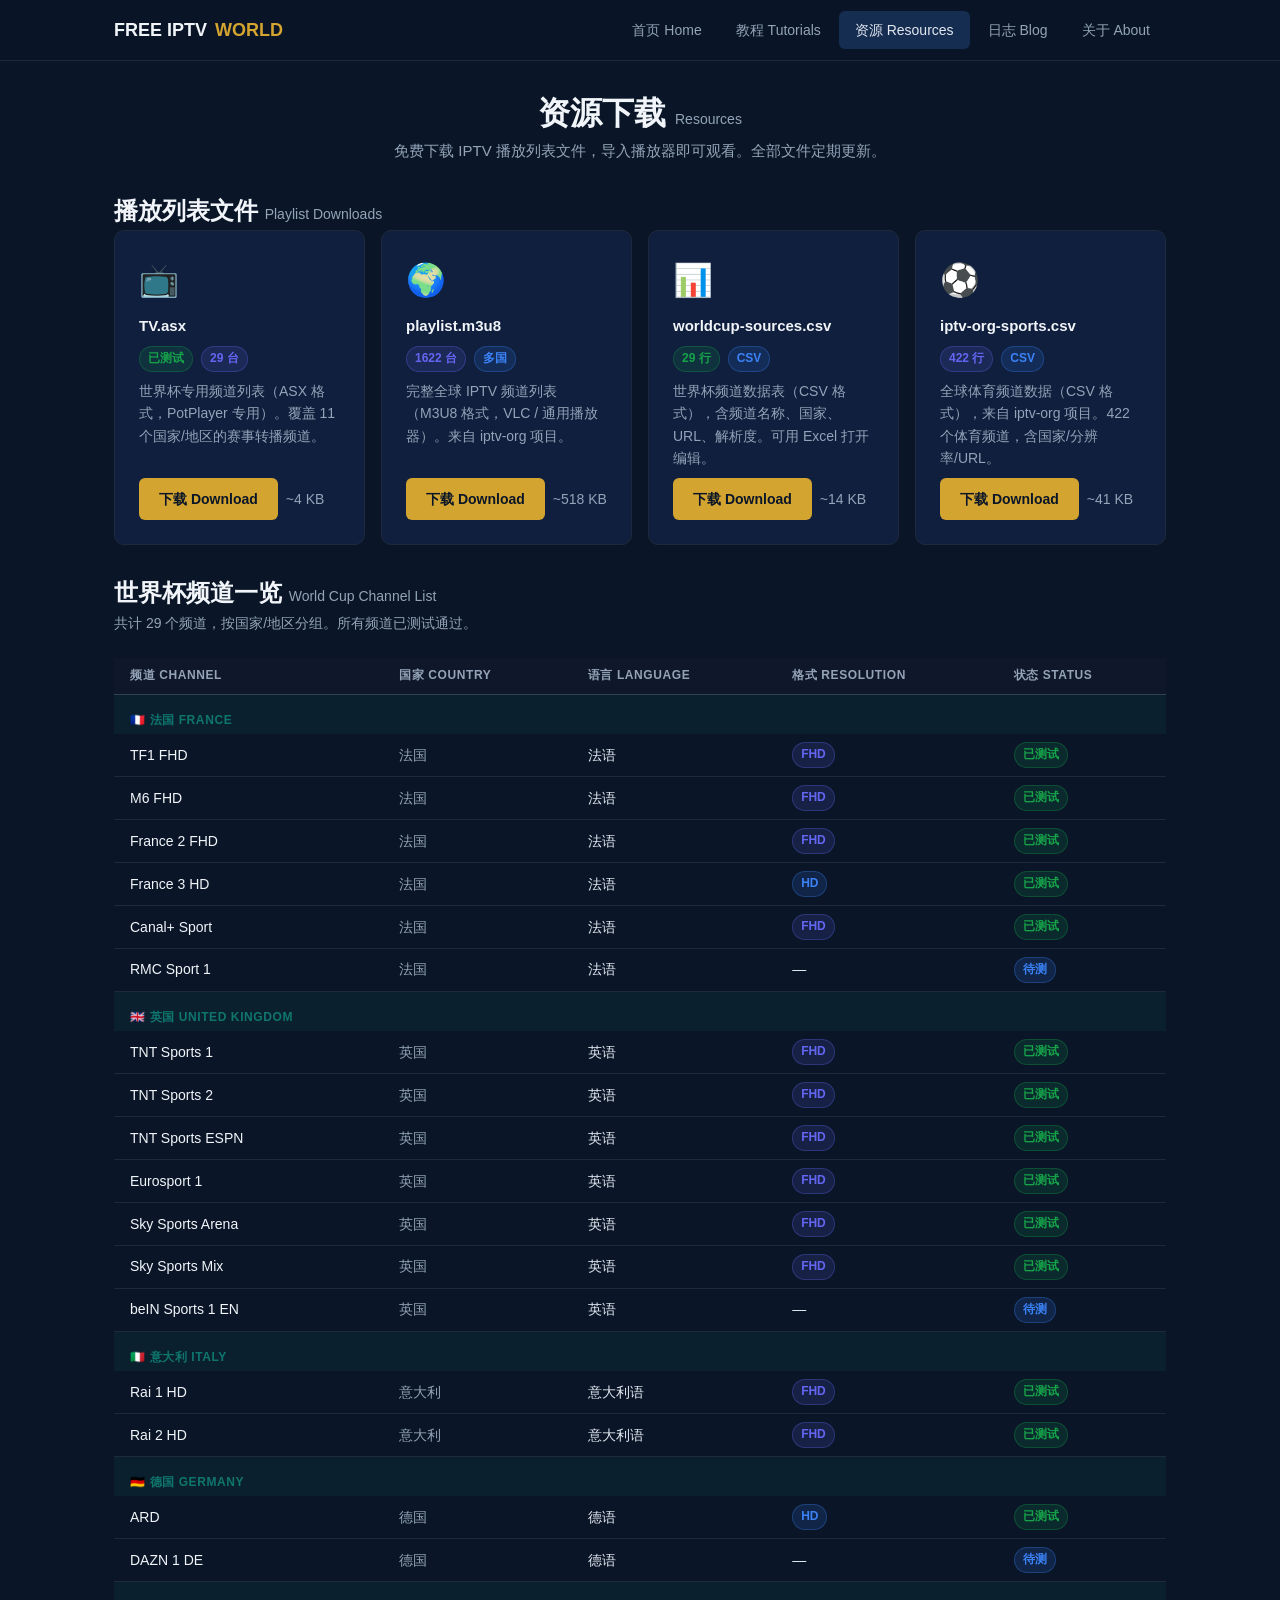
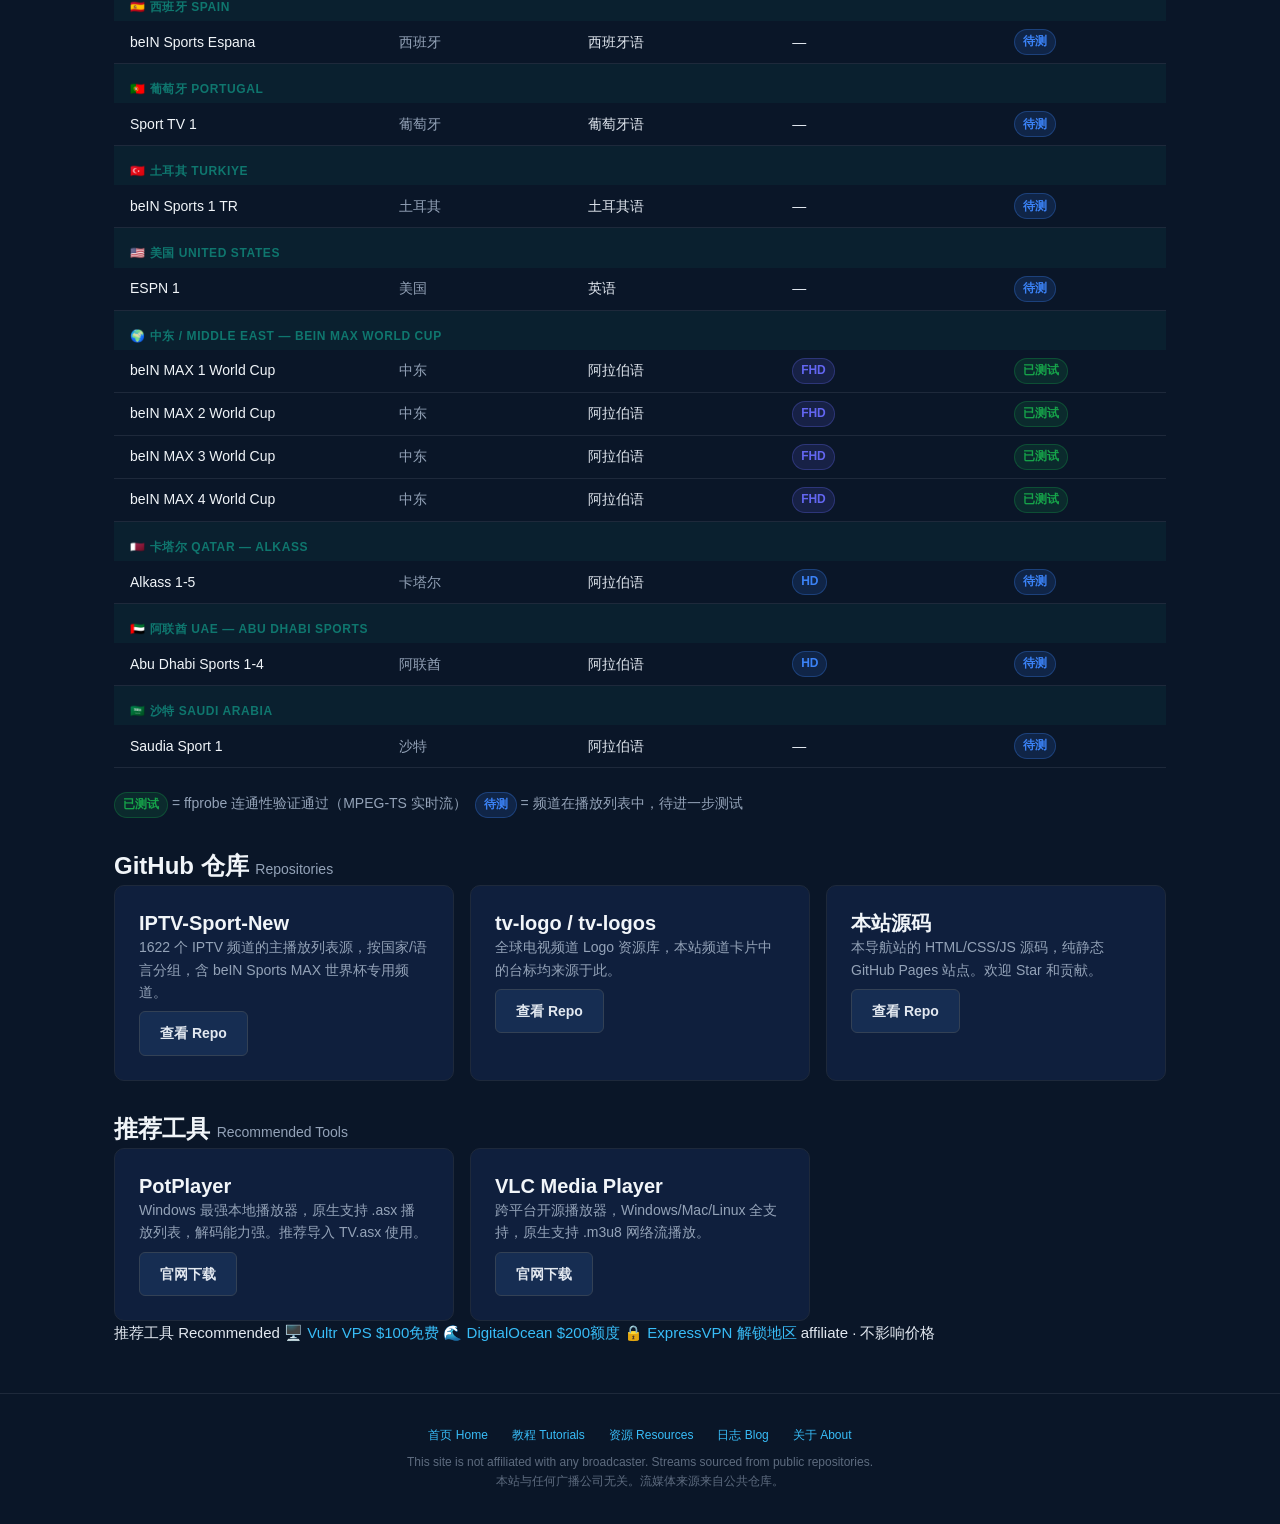
<file: resources.html>
﻿<!DOCTYPE html> <html lang="zh-CN"> <head> <meta charset="UTF-8"> <meta name="google-site-verification" content="oy1Trs8hwXCSmtmpaNyS3XWXHK1Cj7F7E07pHYP0jb4" /> <meta name="viewport" content="width=device-width, initial-scale=1.0"> <title>免费IPTV频道列表下载 — Free IPTV Channel List Download</title> <meta name="description" content="下载世界杯IPTV播放列表：TV.asx、playlist.m3u8、worldcup-sources.csv。1600+个免费IPTV频道，按国家分类。Download free IPTV playlists for World Cup 2026."> <meta name="keywords" content="IPTV频道列表,IPTV下载,M3U播放列表,ASX播放列表,世界杯频道列表,免费IPTV频道,IPTV channel list,free IPTV download"> <link rel="canonical" href="https://mmwei258.github.io/resources.html"> <link rel="alternate" hreflang="en" href="https://mmwei258.github.io/resources.html"> <link rel="alternate" hreflang="zh-CN" href="https://mmwei258.github.io/resources.html"> <meta property="og:title" content="免费IPTV频道列表下载 — Free IPTV Channel List Download"> <meta property="og:description" content="下载世界杯IPTV播放列表：TV.asx、playlist.m3u8、worldcup-sources.csv。1600+个免费IPTV频道。"> <meta property="og:url" content="https://mmwei258.github.io/resources.html"> <meta property="og:type" content="website"> <script type="application/ld+json"> {   "@context": "https://schema.org",   "@type": "Dataset",   "name": "世界杯IPTV频道列表 — World Cup IPTV Channel List",   "description": "2026世界杯免费IPTV播放列表数据集，含29个已验证频道、1622个IPTV频道。",   "url": "https://mmwei258.github.io/resources.html",   "distribution": [     {"@type": "DataDownload", "encodingFormat": "ASX", "contentUrl": "https://mmwei258.github.io/assets/downloads/TV.asx"},     {"@type": "DataDownload", "encodingFormat": "M3U8", "contentUrl": "https://mmwei258.github.io/assets/downloads/playlist.m3u8"}   ] } </script> <link rel="stylesheet" href="css/style.css"> <!-- Google tag (gtag.js) -->
<script async src="https://www.googletagmanager.com/gtag/js?id=G-9C7QN176VE"></script>
<script>
  window.dataLayer = window.dataLayer || [];
  function gtag(){dataLayer.push(arguments);}
  gtag('js', new Date());
  gtag('config', 'G-9C7QN176VE');
</script>
</head> <body>  <header class="site-header">   <div class="header-inner">     <a href="index.html" class="site-logo">FREE IPTV <span>WORLD</span></a>     <input type="checkbox" id="nav-toggle" class="nav-toggle">     <label for="nav-toggle" class="nav-toggle-label">&#9776;</label>     <nav class="nav-menu">       <a href="index.html">首页 Home</a>       <a href="tutorials.html">教程 Tutorials</a>       <a href="resources.html" class="active">资源 Resources</a> <a href="blog.html">日志 Blog</a> <a href="about.html">关于 About</a> </nav>   </div> </header>  <main class="container">    <div class="page-header">     <h1>资源下载 <span class="lang-en">Resources</span></h1>     <p>免费下载 IPTV 播放列表文件，导入播放器即可观看。全部文件定期更新。</p>   </div>    <!-- ====== Download Cards ====== -->   <section>     <h2 class="section-title">播放列表文件 <span class="lang-en">Playlist Downloads</span></h2>     <div class="dl-grid">       <div class="dl-card">         <div class="dl-icon">📺</div>         <div class="dl-filename">TV.asx</div>         <div class="dl-meta">           <span class="badge badge-tested">已测试</span>           <span class="badge badge-fhd">29 台</span>         </div>         <p class="dl-desc">世界杯专用频道列表（ASX 格式，PotPlayer 专用）。覆盖 11 个国家/地区的赛事转播频道。</p>         <div class="dl-actions">           <a href="assets/downloads/TV.asx" class="btn btn-primary">下载 Download</a>           <span class="text-muted text-sm" style="align-self:center">~4 KB</span>         </div>       </div>        <div class="dl-card">         <div class="dl-icon">🌍</div>         <div class="dl-filename">playlist.m3u8</div>         <div class="dl-meta">           <span class="badge badge-fhd">1622 台</span>           <span class="badge badge-hd">多国</span>         </div>         <p class="dl-desc">完整全球 IPTV 频道列表（M3U8 格式，VLC / 通用播放器）。来自 iptv-org 项目。</p>         <div class="dl-actions">           <a href="assets/downloads/playlist.m3u8" class="btn btn-primary">下载 Download</a>           <span class="text-muted text-sm" style="align-self:center">~518 KB</span>         </div>       </div>        <div class="dl-card">         <div class="dl-icon">📊</div>         <div class="dl-filename">worldcup-sources.csv</div>         <div class="dl-meta">           <span class="badge badge-tested">29 行</span>           <span class="badge badge-hd">CSV</span>         </div>         <p class="dl-desc">世界杯频道数据表（CSV 格式），含频道名称、国家、URL、解析度。可用 Excel 打开编辑。</p>         <div class="dl-actions">           <a href="assets/downloads/worldcup-sources.csv" class="btn btn-primary">下载 Download</a>           <span class="text-muted text-sm" style="align-self:center">~14 KB</span>         </div>       </div>        <div class="dl-card">         <div class="dl-icon">⚽</div>         <div class="dl-filename">iptv-org-sports.csv</div>         <div class="dl-meta">           <span class="badge badge-fhd">422 行</span>           <span class="badge badge-hd">CSV</span>         </div>         <p class="dl-desc">全球体育频道数据（CSV 格式），来自 iptv-org 项目。422 个体育频道，含国家/分辨率/URL。</p>         <div class="dl-actions">           <a href="assets/downloads/iptv-org-sports.csv" class="btn btn-primary">下载 Download</a>           <span class="text-muted text-sm" style="align-self:center">~41 KB</span>         </div>       </div>     </div>   </section>    <!-- ====== Channel Table ====== -->   <section class="mt-xl">     <h2 class="section-title">世界杯频道一览 <span class="lang-en">World Cup Channel List</span></h2>     <p class="section-subtitle">共计 29 个频道，按国家/地区分组。所有频道已测试通过。</p>      <div style="overflow-x:auto;">     <table class="channel-table">       <thead>         <tr>           <th>频道 Channel</th>           <th>国家 Country</th>           <th>语言 Language</th>           <th>格式 Resolution</th>           <th>状态 Status</th>         </tr>       </thead>       <tbody>         <!-- France -->         <tr class="chan-group" id="fr"><td colspan="5">🇫🇷 法国 France</td></tr>         <tr><td class="chan-name">TF1 FHD</td><td class="chan-country">法国</td><td>法语</td><td><span class="badge badge-fhd">FHD</span></td><td><span class="badge badge-tested">已测试</span></td></tr>         <tr><td class="chan-name">M6 FHD</td><td class="chan-country">法国</td><td>法语</td><td><span class="badge badge-fhd">FHD</span></td><td><span class="badge badge-tested">已测试</span></td></tr>         <tr><td class="chan-name">France 2 FHD</td><td class="chan-country">法国</td><td>法语</td><td><span class="badge badge-fhd">FHD</span></td><td><span class="badge badge-tested">已测试</span></td></tr>         <tr><td class="chan-name">France 3 HD</td><td class="chan-country">法国</td><td>法语</td><td><span class="badge badge-hd">HD</span></td><td><span class="badge badge-tested">已测试</span></td></tr>         <tr><td class="chan-name">Canal+ Sport</td><td class="chan-country">法国</td><td>法语</td><td><span class="badge badge-fhd">FHD</span></td><td><span class="badge badge-tested">已测试</span></td></tr>         <tr><td class="chan-name">RMC Sport 1</td><td class="chan-country">法国</td><td>法语</td><td>—</td><td><span class="badge badge-hd">待测</span></td></tr>          <!-- UK -->         <tr class="chan-group" id="uk"><td colspan="5">🇬🇧 英国 United Kingdom</td></tr>         <tr><td class="chan-name">TNT Sports 1</td><td class="chan-country">英国</td><td>英语</td><td><span class="badge badge-fhd">FHD</span></td><td><span class="badge badge-tested">已测试</span></td></tr>         <tr><td class="chan-name">TNT Sports 2</td><td class="chan-country">英国</td><td>英语</td><td><span class="badge badge-fhd">FHD</span></td><td><span class="badge badge-tested">已测试</span></td></tr>         <tr><td class="chan-name">TNT Sports ESPN</td><td class="chan-country">英国</td><td>英语</td><td><span class="badge badge-fhd">FHD</span></td><td><span class="badge badge-tested">已测试</span></td></tr>         <tr><td class="chan-name">Eurosport 1</td><td class="chan-country">英国</td><td>英语</td><td><span class="badge badge-fhd">FHD</span></td><td><span class="badge badge-tested">已测试</span></td></tr>         <tr><td class="chan-name">Sky Sports Arena</td><td class="chan-country">英国</td><td>英语</td><td><span class="badge badge-fhd">FHD</span></td><td><span class="badge badge-tested">已测试</span></td></tr>         <tr><td class="chan-name">Sky Sports Mix</td><td class="chan-country">英国</td><td>英语</td><td><span class="badge badge-fhd">FHD</span></td><td><span class="badge badge-tested">已测试</span></td></tr>         <tr><td class="chan-name">beIN Sports 1 EN</td><td class="chan-country">英国</td><td>英语</td><td>—</td><td><span class="badge badge-hd">待测</span></td></tr>          <!-- Italy -->         <tr class="chan-group" id="it"><td colspan="5">🇮🇹 意大利 Italy</td></tr>         <tr><td class="chan-name">Rai 1 HD</td><td class="chan-country">意大利</td><td>意大利语</td><td><span class="badge badge-fhd">FHD</span></td><td><span class="badge badge-tested">已测试</span></td></tr>         <tr><td class="chan-name">Rai 2 HD</td><td class="chan-country">意大利</td><td>意大利语</td><td><span class="badge badge-fhd">FHD</span></td><td><span class="badge badge-tested">已测试</span></td></tr>          <!-- Germany -->         <tr class="chan-group" id="de"><td colspan="5">🇩🇪 德国 Germany</td></tr>         <tr><td class="chan-name">ARD</td><td class="chan-country">德国</td><td>德语</td><td><span class="badge badge-hd">HD</span></td><td><span class="badge badge-tested">已测试</span></td></tr>         <tr><td class="chan-name">DAZN 1 DE</td><td class="chan-country">德国</td><td>德语</td><td>—</td><td><span class="badge badge-hd">待测</span></td></tr>          <!-- Spain -->         <tr class="chan-group" id="es"><td colspan="5">🇪🇸 西班牙 Spain</td></tr>         <tr><td class="chan-name">beIN Sports Espana</td><td class="chan-country">西班牙</td><td>西班牙语</td><td>—</td><td><span class="badge badge-hd">待测</span></td></tr>          <!-- Portugal -->         <tr class="chan-group" id="pt"><td colspan="5">🇵🇹 葡萄牙 Portugal</td></tr>         <tr><td class="chan-name">Sport TV 1</td><td class="chan-country">葡萄牙</td><td>葡萄牙语</td><td>—</td><td><span class="badge badge-hd">待测</span></td></tr>          <!-- Turkey -->         <tr class="chan-group" id="tr"><td colspan="5">🇹🇷 土耳其 Turkiye</td></tr>         <tr><td class="chan-name">beIN Sports 1 TR</td><td class="chan-country">土耳其</td><td>土耳其语</td><td>—</td><td><span class="badge badge-hd">待测</span></td></tr>          <!-- USA -->         <tr class="chan-group" id="us"><td colspan="5">🇺🇸 美国 United States</td></tr>         <tr><td class="chan-name">ESPN 1</td><td class="chan-country">美国</td><td>英语</td><td>—</td><td><span class="badge badge-hd">待测</span></td></tr>          <!-- Middle East -->         <tr class="chan-group" id="ar"><td colspan="5">🌍 中东 / Middle East — beIN MAX World Cup</td></tr>         <tr><td class="chan-name">beIN MAX 1 World Cup</td><td class="chan-country">中东</td><td>阿拉伯语</td><td><span class="badge badge-fhd">FHD</span></td><td><span class="badge badge-tested">已测试</span></td></tr>         <tr><td class="chan-name">beIN MAX 2 World Cup</td><td class="chan-country">中东</td><td>阿拉伯语</td><td><span class="badge badge-fhd">FHD</span></td><td><span class="badge badge-tested">已测试</span></td></tr>         <tr><td class="chan-name">beIN MAX 3 World Cup</td><td class="chan-country">中东</td><td>阿拉伯语</td><td><span class="badge badge-fhd">FHD</span></td><td><span class="badge badge-tested">已测试</span></td></tr>         <tr><td class="chan-name">beIN MAX 4 World Cup</td><td class="chan-country">中东</td><td>阿拉伯语</td><td><span class="badge badge-fhd">FHD</span></td><td><span class="badge badge-tested">已测试</span></td></tr>          <!-- Qatar -->         <tr class="chan-group"><td colspan="5">🇶🇦 卡塔尔 Qatar — Alkass</td></tr>         <tr><td class="chan-name">Alkass 1-5</td><td class="chan-country">卡塔尔</td><td>阿拉伯语</td><td><span class="badge badge-hd">HD</span></td><td><span class="badge badge-hd">待测</span></td></tr>          <!-- UAE -->         <tr class="chan-group"><td colspan="5">🇦🇪 阿联酋 UAE — Abu Dhabi Sports</td></tr>         <tr><td class="chan-name">Abu Dhabi Sports 1-4</td><td class="chan-country">阿联酋</td><td>阿拉伯语</td><td><span class="badge badge-hd">HD</span></td><td><span class="badge badge-hd">待测</span></td></tr>          <!-- Saudi -->         <tr class="chan-group"><td colspan="5">🇸🇦 沙特 Saudi Arabia</td></tr>         <tr><td class="chan-name">Saudia Sport 1</td><td class="chan-country">沙特</td><td>阿拉伯语</td><td>—</td><td><span class="badge badge-hd">待测</span></td></tr>       </tbody>     </table>     </div>      <p class="text-sm text-muted mt-lg">       <span class="badge badge-tested">已测试</span> = ffprobe 连通性验证通过（MPEG-TS 实时流）&nbsp;       <span class="badge badge-hd">待测</span> = 频道在播放列表中，待进一步测试     </p>   </section>    <!-- ====== GitHub Repos ====== -->   <section class="mt-xl">     <h2 class="section-title">GitHub 仓库 <span class="lang-en">Repositories</span></h2>     <div class="card-grid">       <div class="card">         <h3>IPTV-Sport-New</h3>         <p class="text-muted text-sm">1622 个 IPTV 频道的主播放列表源，按国家/语言分组，含 beIN Sports MAX 世界杯专用频道。</p>         <a href="https://github.com/15bangjago/IPTV-Sport-New" class="btn btn-secondary" style="margin-top:var(--space-sm)">查看 Repo</a>       </div>       <div class="card">         <h3>tv-logo / tv-logos</h3>         <p class="text-muted text-sm">全球电视频道 Logo 资源库，本站频道卡片中的台标均来源于此。</p>         <a href="https://github.com/tv-logo/tv-logos" class="btn btn-secondary" style="margin-top:var(--space-sm)">查看 Repo</a>       </div>       <div class="card">         <h3>本站源码</h3>         <p class="text-muted text-sm">本导航站的 HTML/CSS/JS 源码，纯静态 GitHub Pages 站点。欢迎 Star 和贡献。</p>         <a href="https://github.com/mmwei258/mmwei258.github.io" class="btn btn-secondary" style="margin-top:var(--space-sm)">查看 Repo</a>       </div>     </div>   </section>    <!-- ====== Useful Tools ====== -->   <section class="mt-xl">     <h2 class="section-title">推荐工具 <span class="lang-en">Recommended Tools</span></h2>     <div class="card-grid">       <div class="card">         <h3>PotPlayer</h3>         <p class="text-muted text-sm">Windows 最强本地播放器，原生支持 .asx 播放列表，解码能力强。推荐导入 TV.asx 使用。</p>         <a href="https://potplayer.daum.net/" class="btn btn-secondary" style="margin-top:var(--space-sm)">官网下载</a>       </div>       <div class="card">         <h3>VLC Media Player</h3>         <p class="text-muted text-sm">跨平台开源播放器，Windows/Mac/Linux 全支持，原生支持 .m3u8 网络流播放。</p>         <a href="https://www.videolan.org/vlc/" class="btn btn-secondary" style="margin-top:var(--space-sm)">官网下载</a>       </div>     </div>   </section>    <!-- ====== Affiliate ====== -->   <section class="affiliate-strip">     <div class="affiliate-strip__inner">       <span class="affiliate-strip__label">推荐工具 Recommended</span>       <a href="https://www.vultr.com/?ref=mmwei258" class="affiliate-strip__item" target="_blank" rel="nofollow sponsored">         🖥️ Vultr VPS <span class="aff-tag">$100免费</span>       </a>       <a href="https://www.digitalocean.com/?refcode=mmwei258" class="affiliate-strip__item" target="_blank" rel="nofollow sponsored">         🌊 DigitalOcean <span class="aff-tag">$200额度</span>       </a>       <a href="https://www.expressvpn.com/" class="affiliate-strip__item" target="_blank" rel="nofollow sponsored">         🔒 ExpressVPN <span class="aff-tag">解锁地区</span>       </a>       <span class="affiliate-strip__disclosure">affiliate · 不影响价格</span>     </div>   </section>  </main>  <footer class="site-footer">   <div class="footer-links">     <a href="index.html">首页 Home</a>     <a href="tutorials.html">教程 Tutorials</a>     <a href="resources.html">资源 Resources</a> <a href="blog.html">日志 Blog</a> <a href="about.html">关于 About</a> </div>   <p class="footer-disclaimer">This site is not affiliated with any broadcaster. Streams sourced from public repositories.<br>本站与任何广播公司无关。流媒体来源来自公共仓库。</p> </footer>  <script src="js/main.js"></script> </body> </html>
</file>
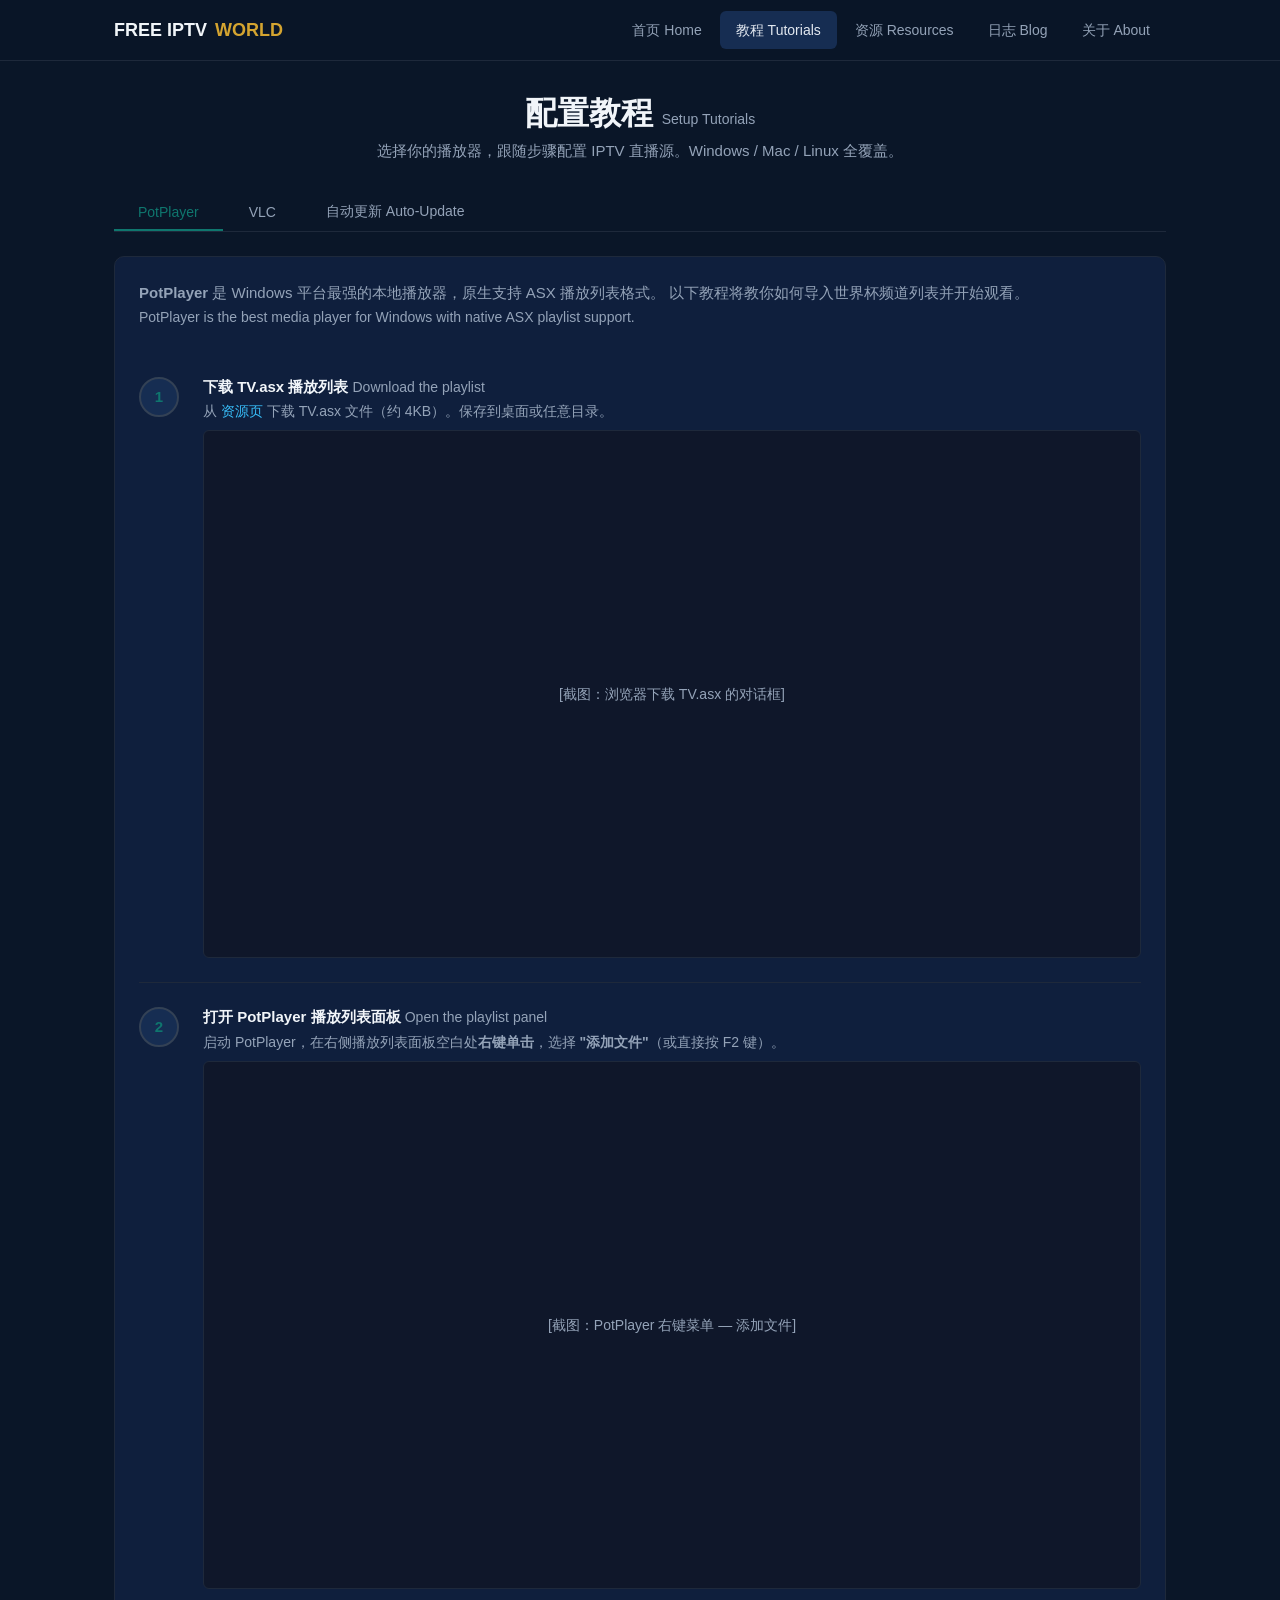
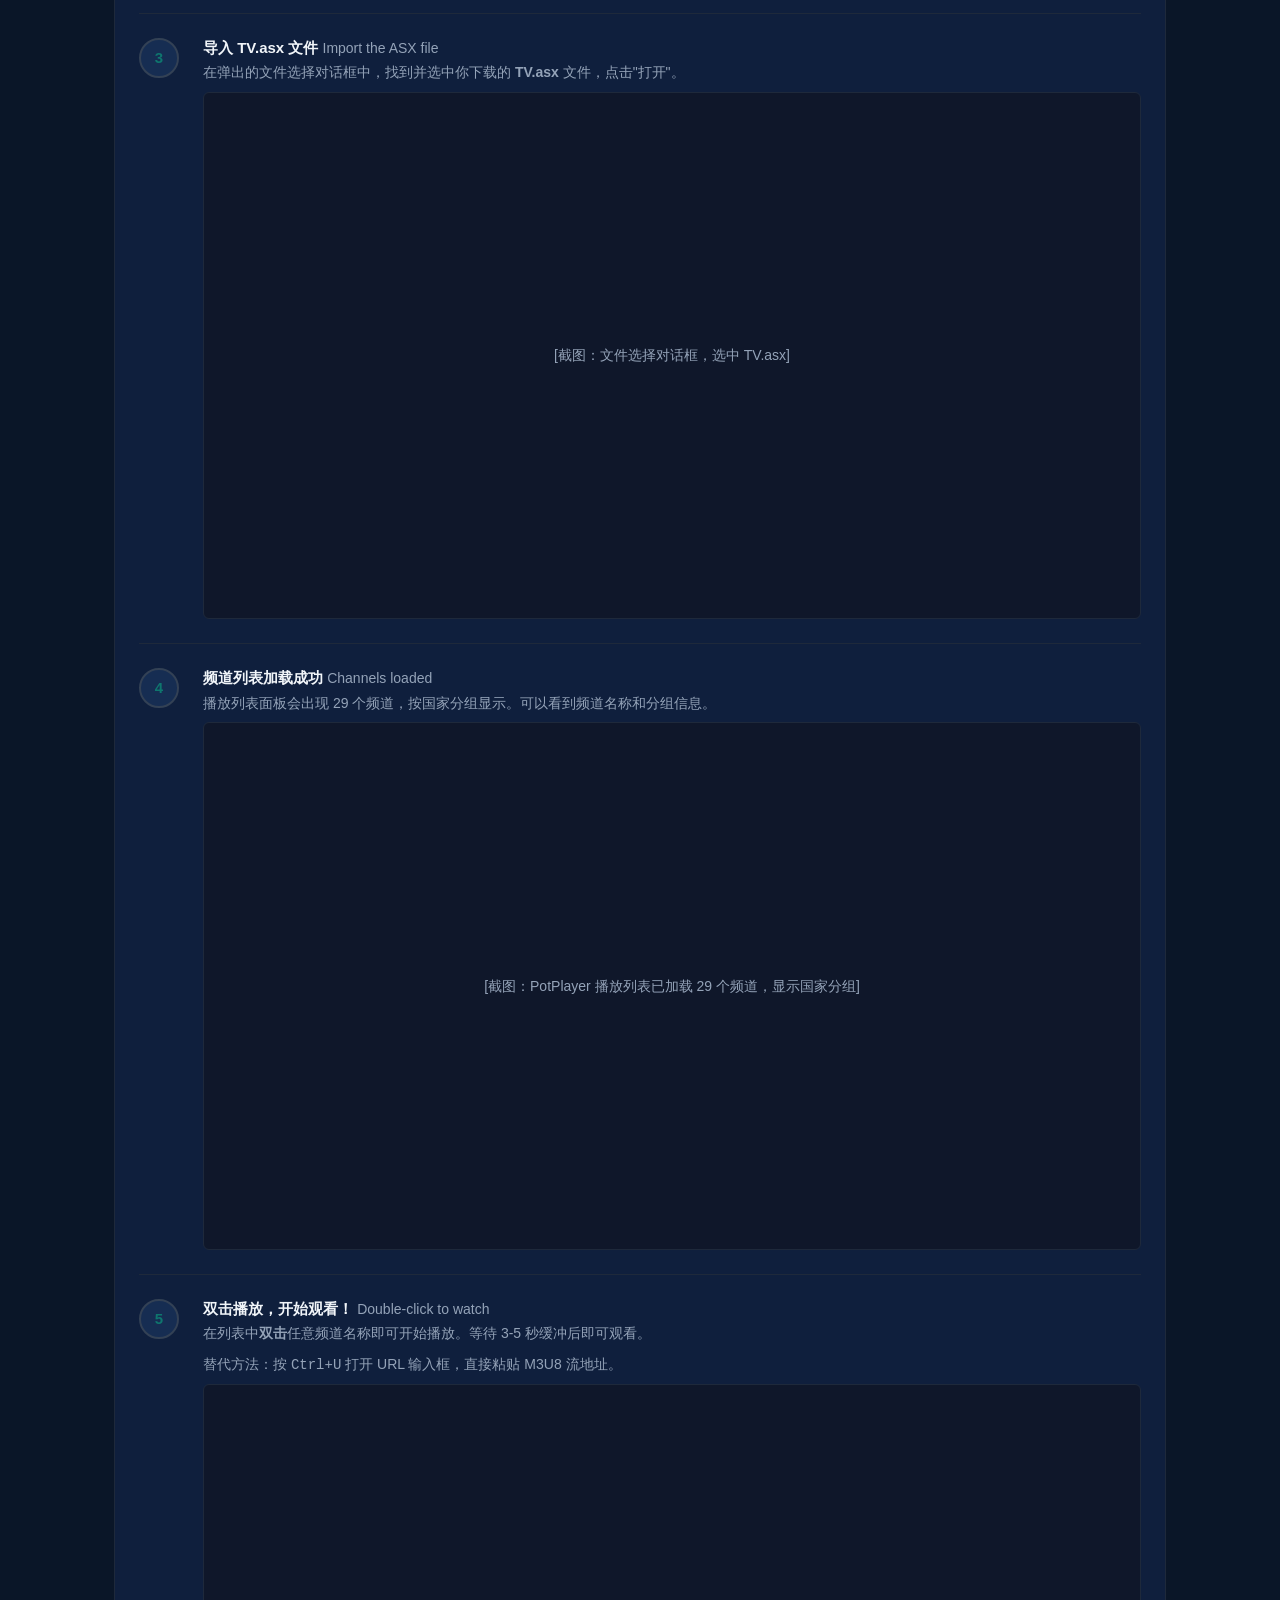
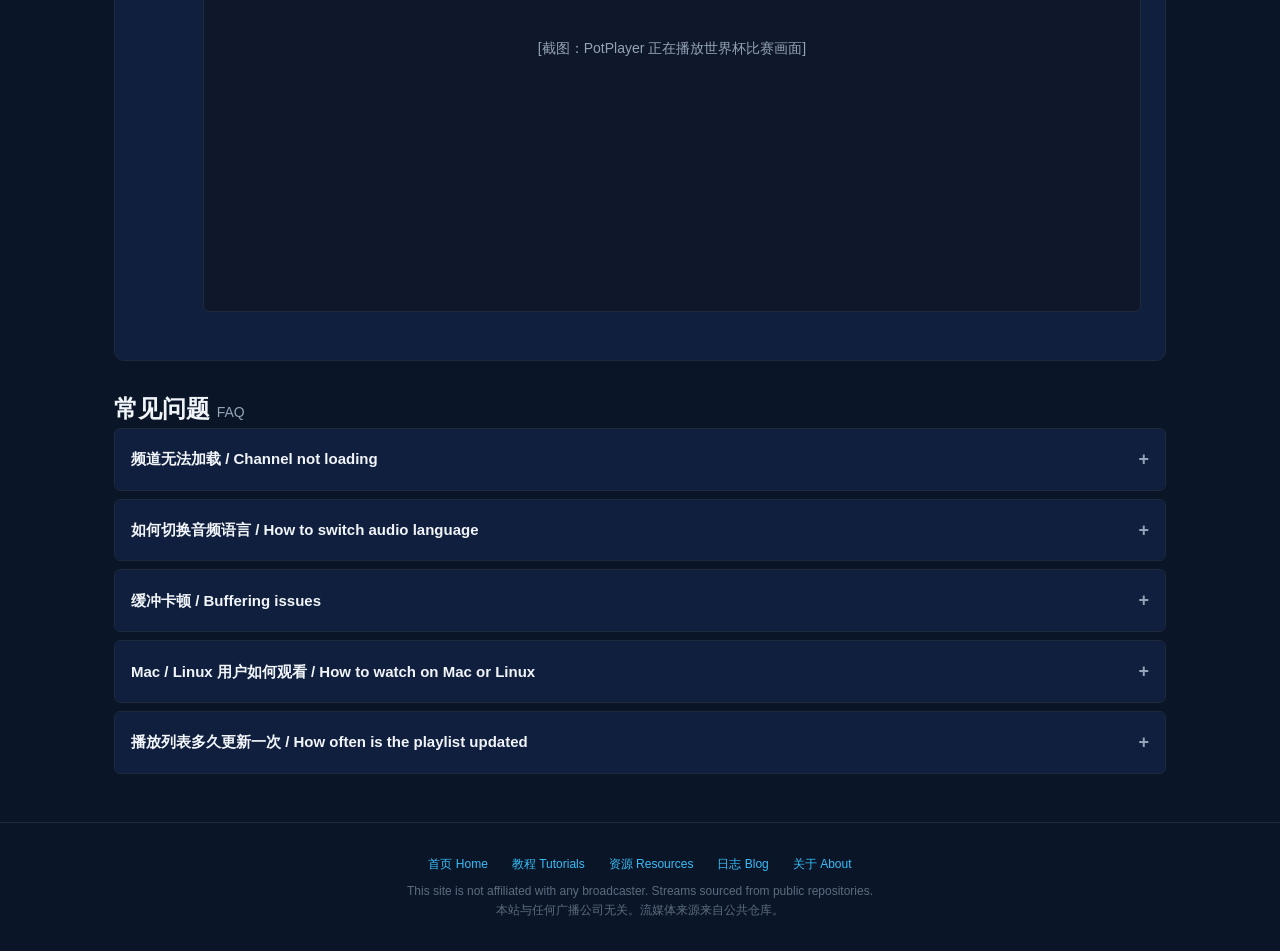
<file: tutorials.html>
﻿<!DOCTYPE html> <html lang="zh-CN"> <head> <meta charset="UTF-8"> <meta name="google-site-verification" content="oy1Trs8hwXCSmtmpaNyS3XWXHK1Cj7F7E07pHYP0jb4" /> <meta name="viewport" content="width=device-width, initial-scale=1.0"> <title>PotPlayer IPTV配置教程 — IPTV Setup Tutorial | FREE IPTV WORLD</title> <meta name="description" content="详细的PotPlayer和VLC IPTV配置教程。如何导入.asx/.m3u8播放列表，自动更新频道。Step-by-step IPTV setup for World Cup 2026 streaming."> <meta name="keywords" content="PotPlayer配置,.asx导入,IPTV教程,VLC IPTV,IPTV配置,PotPlayer IPTV,自动更新频道,世界杯直播教程"> <link rel="canonical" href="https://mmwei258.github.io/tutorials.html"> <link rel="alternate" hreflang="en" href="https://mmwei258.github.io/tutorials.html"> <link rel="alternate" hreflang="zh-CN" href="https://mmwei258.github.io/tutorials.html"> <meta property="og:title" content="PotPlayer IPTV配置教程 — IPTV Setup Tutorial"> <meta property="og:description" content="详细的PotPlayer和VLC IPTV配置教程。如何导入.asx/.m3u8播放列表，自动更新频道。"> <meta property="og:url" content="https://mmwei258.github.io/tutorials.html"> <meta property="og:type" content="article"> <script type="application/ld+json"> {   "@context": "https://schema.org",   "@type": "HowTo",   "name": "如何用 PotPlayer 观看世界杯直播",   "description": "下载 TV.asx 播放列表，导入 PotPlayer，开始观看。",   "step": [     {"@type": "HowToStep", "position": 1, "name": "下载播放列表", "text": "从资源页下载 TV.asx 文件"},     {"@type": "HowToStep", "position": 2, "name": "导入 PotPlayer", "text": "右键播放列表区域，选择添加文件，打开 TV.asx"},     {"@type": "HowToStep", "position": 3, "name": "播放频道", "text": "双击频道名称即可开始播放"}   ] } </script> <link rel="stylesheet" href="css/style.css"> <!-- Google tag (gtag.js) -->
<script async src="https://www.googletagmanager.com/gtag/js?id=G-9C7QN176VE"></script>
<script>
  window.dataLayer = window.dataLayer || [];
  function gtag(){dataLayer.push(arguments);}
  gtag('js', new Date());
  gtag('config', 'G-9C7QN176VE');
</script>
</head> <body>  <header class="site-header">   <div class="header-inner">     <a href="index.html" class="site-logo">FREE IPTV <span>WORLD</span></a>     <input type="checkbox" id="nav-toggle" class="nav-toggle">     <label for="nav-toggle" class="nav-toggle-label">&#9776;</label>     <nav class="nav-menu">       <a href="index.html">首页 Home</a>       <a href="tutorials.html" class="active">教程 Tutorials</a>       <a href="resources.html">资源 Resources</a> <a href="blog.html">日志 Blog</a> <a href="about.html">关于 About</a> </nav>   </div> </header>  <main class="container">    <div class="page-header">     <h1>配置教程 <span class="lang-en">Setup Tutorials</span></h1>     <p>选择你的播放器，跟随步骤配置 IPTV 直播源。Windows / Mac / Linux 全覆盖。</p>   </div>    <!-- ====== Tab Switcher ====== -->   <div id="tut-tabs">     <div class="tabs">       <button class="tab-btn active" data-tab="potplayer">PotPlayer</button>       <button class="tab-btn" data-tab="vlc">VLC</button>       <button class="tab-btn" data-tab="auto">自动更新 Auto-Update</button>     </div>      <!-- ====== Tab 1: PotPlayer ====== -->     <div class="tab-panel active" data-tab="potplayer">       <div class="card">         <p class="text-muted" style="margin-bottom:var(--space-lg)">           <strong>PotPlayer</strong> 是 Windows 平台最强的本地播放器，原生支持 ASX 播放列表格式。           以下教程将教你如何导入世界杯频道列表并开始观看。           <br><span class="lang-en">PotPlayer is the best media player for Windows with native ASX playlist support.</span>         </p>          <div class="tutorial-step">           <div class="tut-num">1</div>           <div class="tut-body">             <h4>下载 TV.asx 播放列表 <span class="lang-en">Download the playlist</span></h4>             <p>从 <a href="resources.html">资源页</a> 下载 TV.asx 文件（约 4KB）。保存到桌面或任意目录。</p>             <div class="tut-screenshot">[截图：浏览器下载 TV.asx 的对话框]</div>           </div>         </div>          <div class="tutorial-step">           <div class="tut-num">2</div>           <div class="tut-body">             <h4>打开 PotPlayer 播放列表面板 <span class="lang-en">Open the playlist panel</span></h4>             <p>启动 PotPlayer，在右侧播放列表面板空白处<strong>右键单击</strong>，选择 <strong>"添加文件"</strong>（或直接按 F2 键）。</p>             <div class="tut-screenshot">[截图：PotPlayer 右键菜单 — 添加文件]</div>           </div>         </div>          <div class="tutorial-step">           <div class="tut-num">3</div>           <div class="tut-body">             <h4>导入 TV.asx 文件 <span class="lang-en">Import the ASX file</span></h4>             <p>在弹出的文件选择对话框中，找到并选中你下载的 <strong>TV.asx</strong> 文件，点击"打开"。</p>             <div class="tut-screenshot">[截图：文件选择对话框，选中 TV.asx]</div>           </div>         </div>          <div class="tutorial-step">           <div class="tut-num">4</div>           <div class="tut-body">             <h4>频道列表加载成功 <span class="lang-en">Channels loaded</span></h4>             <p>播放列表面板会出现 29 个频道，按国家分组显示。可以看到频道名称和分组信息。</p>             <div class="tut-screenshot">[截图：PotPlayer 播放列表已加载 29 个频道，显示国家分组]</div>           </div>         </div>          <div class="tutorial-step">           <div class="tut-num">5</div>           <div class="tut-body">             <h4>双击播放，开始观看！ <span class="lang-en">Double-click to watch</span></h4>             <p>在列表中<strong>双击</strong>任意频道名称即可开始播放。等待 3-5 秒缓冲后即可观看。</p>             <p class="text-muted text-sm">替代方法：按 <kbd>Ctrl+U</kbd> 打开 URL 输入框，直接粘贴 M3U8 流地址。</p>             <div class="tut-screenshot">[截图：PotPlayer 正在播放世界杯比赛画面]</div>           </div>         </div>       </div>     </div>      <!-- ====== Tab 2: VLC ====== -->     <div class="tab-panel" data-tab="vlc">       <div class="card">         <p class="text-muted" style="margin-bottom:var(--space-lg)">           <strong>VLC Media Player</strong> 是跨平台开源播放器，支持 Windows / macOS / Linux。           原生支持 M3U8 播放列表和网络流，适合导入全球 IPTV 频道列表。           <br><span class="lang-en">VLC is a cross-platform open-source player with native M3U8 support.</span>         </p>          <div class="tutorial-step">           <div class="tut-num">1</div>           <div class="tut-body">             <h4>下载 playlist.m3u8 <span class="lang-en">Download the playlist</span></h4>             <p>从 <a href="resources.html">资源页</a> 下载 playlist.m3u8（约 518KB，含 1622 个全球频道）或 TV.asx。</p>             <div class="tut-screenshot">[截图：浏览器下载 playlist.m3u8 文件]</div>           </div>         </div>          <div class="tutorial-step">           <div class="tut-num">2</div>           <div class="tut-body">             <h4>用 VLC 打开播放列表 <span class="lang-en">Open with VLC</span></h4>             <p>启动 VLC。菜单栏选择 <strong>媒体 → 打开文件</strong>（或按 Ctrl+O），选择 playlist.m3u8。VLC 会自动解析并加载所有频道。</p>             <div class="tut-screenshot">[截图：VLC 打开文件对话框]</div>           </div>         </div>          <div class="tutorial-step">           <div class="tut-num">3</div>           <div class="tut-body">             <h4>方法二：网络流直接播放 <span class="lang-en">Network stream method</span></h4>             <p>如果你只想看一个频道，可以 <strong>媒体 → 打开网络串流</strong>（Ctrl+N），粘贴单个 M3U8 地址即可。</p>             <div class="tut-screenshot">[截图：VLC 网络串流对话框，粘贴 URL]</div>           </div>         </div>          <div class="tutorial-step">           <div class="tut-num">4</div>           <div class="tut-body">             <h4>浏览和播放 <span class="lang-en">Browse and play</span></h4>             <p>频道会加载到播放列表中。使用 <strong>Ctrl+L</strong> 打开播放列表面板，双击频道即可观看。VLC 支持频道搜索和收藏。</p>             <div class="tut-screenshot">[截图：VLC 播放列表已加载，正在播放频道]</div>           </div>         </div>       </div>     </div>      <!-- ====== Tab 3: Auto-Update ====== -->     <div class="tab-panel" data-tab="auto">       <div class="card">         <p class="text-muted" style="margin-bottom:var(--space-lg)">           <strong>自动更新脚本</strong> 可以定时从 IPTV 源仓库拉取最新频道列表，自动更新你的 TV.asx 文件。适合想保持频道列表始终最新的用户。           <br><span class="lang-en">Auto-update script keeps your playlist in sync with the latest channel list.</span>         </p>          <div class="tutorial-step">           <div class="tut-num">1</div>           <div class="tut-body">             <h4>下载 Update-TVList.ps1 脚本 <span class="lang-en">Download the update script</span></h4>             <p>PowerShell 脚本会从以下三个源拉取最新频道数据：</p>             <ul class="text-muted text-sm" style="padding-left:var(--space-lg);margin-bottom:var(--space-sm)">               <li>Free-TV/IPTV — 主播放列表</li>               <li>iptv-org/iptv — 全球频道</li>               <li>15bangjago/IPTV-Sport-New — 世界杯专用频道</li>             </ul>             <p class="text-muted text-sm">脚本会自动筛选世界杯相关的转播频道（TF1、M6、beIN Sports、TNT Sports、Sky Sports、ESPN、DAZN 等），生成 TV.asx 文件。</p>           </div>         </div>          <div class="tutorial-step">           <div class="tut-num">2</div>           <div class="tut-body">             <h4>运行脚本 <span class="lang-en">Run the script</span></h4>             <p>右键点击 Update-TVList.ps1，选择 <strong>"使用 PowerShell 运行"</strong>。或者在 PowerShell 中执行：</p>             <p><code style="background:var(--bg-input);padding:4px 8px;border-radius:4px;font-size:var(--text-xs);color:var(--text-accent)">powershell.exe -ExecutionPolicy Bypass -File ".\Update-TVList.ps1"</code></p>             <p class="text-muted text-sm">运行后会在当前目录生成/更新 TV.asx 文件。</p>           </div>         </div>          <div class="tutorial-step">           <div class="tut-num">3</div>           <div class="tut-body">             <h4>设置定时任务（可选） <span class="lang-en">Schedule auto-update</span></h4>             <p>Windows 任务计划程序可以每天自动运行脚本：</p>             <ol class="text-muted text-sm" style="padding-left:var(--space-lg)">               <li>打开"任务计划程序"（Win+R → taskschd.msc）</li>               <li>创建基本任务 → 名称"IPTV频道更新"</li>               <li>触发器：每天 → 设置时间（如 09:00）</li>               <li>操作：启动程序 → powershell.exe</li>               <li>参数：<code>-ExecutionPolicy Bypass -File "你的路径\Update-TVList.ps1"</code></li>             </ol>           </div>         </div>       </div>     </div>    </div>    <!-- ====== FAQ ====== -->   <section class="faq mt-xl">     <h2 class="section-title">常见问题 <span class="lang-en">FAQ</span></h2>      <div class="faq-item">       <div class="faq-q">频道无法加载 / Channel not loading</div>       <div class="faq-a">         <p>可能的原因及解决方案：</p>         <ol>           <li><strong>网络问题</strong>：检查网络连接。部分频道服务器在欧洲，中国用户可能需要代理。</li>           <li><strong>频道已下线</strong>：IPTV 频道有时效性，部分频道可能已失效。下载最新播放列表即可。</li>           <li><strong>防火墙阻挡</strong>：Windows 防火墙或杀毒软件可能阻止 PotPlayer/VLC 联网，请在防火墙中添加例外。</li>           <li><strong>等待超时</strong>：首次连接可能需要 5-10 秒缓冲，请耐心等待。</li>         </ol>       </div>     </div>      <div class="faq-item">       <div class="faq-q">如何切换音频语言 / How to switch audio language</div>       <div class="faq-a">         <p>beIN Sports MAX 频道为阿拉伯语解说，目前不支持音频轨道切换。如需其他语言解说，请选择对应国家的频道：</p>         <ul>           <li>英语：TNT Sports (英国)、Eurosport</li>           <li>法语：TF1、M6、Canal+ Sport (法国)</li>           <li>意大利语：Rai 1、Rai 2</li>           <li>德语：ARD</li>         </ul>       </div>     </div>      <div class="faq-item">       <div class="faq-q">缓冲卡顿 / Buffering issues</div>       <div class="faq-a">         <p>改善缓冲的几种方法：</p>         <ol>           <li>PotPlayer：右键 → 选项 → 网络 → 增加缓冲区大小（默认 5000ms → 10000ms）</li>           <li>VLC：工具 → 偏好设置 → 输入/编解码器 → 网络缓存改为 10000ms</li>           <li>使用有线网络代替 Wi-Fi</li>           <li>避开高峰期（比赛开始前15分钟流量最大）</li>         </ol>       </div>     </div>      <div class="faq-item">       <div class="faq-q">Mac / Linux 用户如何观看 / How to watch on Mac or Linux</div>       <div class="faq-a">         <p>推荐使用 VLC Media Player（跨平台支持）：</p>         <ul>           <li>macOS：App Store 搜索 VLC 免费下载</li>           <li>Linux：<code>sudo apt install vlc</code> (Ubuntu/Debian)</li>           <li>下载 playlist.m3u8，用 VLC 打开即可</li>         </ul>       </div>     </div>      <div class="faq-item">       <div class="faq-q">播放列表多久更新一次 / How often is the playlist updated</div>       <div class="faq-a">         <p>播放列表源（15bangjago/IPTV-Sport-New）不定期更新。我们建议：</p>         <ul>           <li>每周检查一次资源页面是否有新版本</li>           <li>使用自动更新脚本（Update-TVList.ps1）设置每日定时更新</li>           <li>世界杯期间频道通常比较稳定，不易失效</li>         </ul>       </div>     </div>   </section>  </main>  <footer class="site-footer">   <div class="footer-links">     <a href="index.html">首页 Home</a>     <a href="tutorials.html">教程 Tutorials</a>     <a href="resources.html">资源 Resources</a> <a href="blog.html">日志 Blog</a> <a href="about.html">关于 About</a> </div>   <p class="footer-disclaimer">This site is not affiliated with any broadcaster. Streams sourced from public repositories.<br>本站与任何广播公司无关。流媒体来源来自公共仓库。</p> </footer>  <script src="js/main.js"></script> </body> </html>
</file>
<file: css/style.css>
/* ===== CSS Custom Properties ===== */
:root {
  --bg-deep: #0a1628;
  --bg-card: #0f1f3d;
  --bg-elevated: #162d52;
  --bg-input: #0f172a;

  --border-subtle: #1e293b;
  --border-default: #334155;
  --border-active: #0f766e;

  --text-primary: #e2e8f0;
  --text-secondary: #94a3b8;
  --text-heading: #f1f5f9;
  --text-accent: #facc15;
  --text-link: #38bdf8;

  --accent-gold: #d4a430;
  --accent-green: #16a34a;
  --accent-red: #ef4444;
  --accent-blue: #3b82f6;
  --accent-teal: #0f766e;
  --accent-purple: #8b5cf6;

  --status-tested: #16a34a;
  --status-hd: #3b82f6;
  --status-fhd: #6366f1;
  --status-hevc: #8b5cf6;
  --status-arabic: #d97706;

  --space-xs: 0.25rem;
  --space-sm: 0.5rem;
  --space-md: 1rem;
  --space-lg: 1.5rem;
  --space-xl: 2rem;
  --space-2xl: 3rem;

  --text-xs: 0.75rem;
  --text-sm: 0.875rem;
  --text-base: 0.9375rem;
  --text-lg: 1.125rem;
  --text-xl: 1.25rem;
  --text-2xl: 1.5rem;
  --text-3xl: 2rem;

  --max-width: 1100px;
  --radius-sm: 6px;
  --radius-md: 10px;
  --radius-lg: 14px;
}

/* ===== Reset & Base ===== */
*, *::before, *::after { box-sizing: border-box; margin: 0; padding: 0; }

html { scroll-behavior: smooth; scroll-padding-top: 70px; }

body {
  background: var(--bg-deep);
  color: var(--text-primary);
  font-family: "Inter", "Segoe UI", "Noto Sans SC", "Microsoft YaHei", -apple-system, BlinkMacSystemFont, sans-serif;
  font-size: var(--text-base);
  line-height: 1.6;
  -webkit-font-smoothing: antialiased;
}

a { color: var(--text-link); text-decoration: none; transition: color 0.2s; }
a:hover { color: var(--text-accent); }

img { max-width: 100%; height: auto; display: block; }

h1, h2, h3, h4 { color: var(--text-heading); line-height: 1.3; }

h1 { font-size: var(--text-3xl); font-weight: 700; }
h2 { font-size: var(--text-2xl); font-weight: 600; }
h3 { font-size: var(--text-xl); font-weight: 600; }

::selection { background: var(--accent-teal); color: #fff; }

::-webkit-scrollbar { width: 6px; height: 6px; }
::-webkit-scrollbar-track { background: var(--bg-deep); }
::-webkit-scrollbar-thumb { background: var(--border-default); border-radius: 3px; }
::-webkit-scrollbar-thumb:hover { background: #475569; }

/* ===== Layout ===== */
.container { max-width: var(--max-width); margin: 0 auto; padding: 0 var(--space-lg); }

.page-grid {
  display: grid;
  gap: var(--space-xl);
  padding: var(--space-xl) 0;
}
@media (min-width: 768px) {
  .page-grid { grid-template-columns: 1fr 320px; }
}

/* ===== Header & Navigation ===== */
.site-header {
  position: sticky;
  top: 0;
  z-index: 100;
  background: rgba(10, 22, 40, 0.92);
  backdrop-filter: blur(12px);
  border-bottom: 1px solid var(--border-subtle);
}

.header-inner {
  max-width: var(--max-width);
  margin: 0 auto;
  display: flex;
  align-items: center;
  justify-content: space-between;
  padding: 0 var(--space-lg);
  height: 60px;
}

.site-logo {
  font-size: var(--text-lg);
  font-weight: 700;
  color: var(--text-heading);
  display: flex;
  align-items: center;
  gap: var(--space-sm);
}
.site-logo span { color: var(--accent-gold); }

.nav-toggle { display: none; }
.nav-toggle-label { display: none; cursor: pointer; padding: var(--space-sm); }

.nav-menu { display: flex; gap: 2px; }
.nav-menu a {
  color: var(--text-secondary);
  padding: var(--space-sm) var(--space-md);
  border-radius: var(--radius-sm);
  font-size: var(--text-sm);
  font-weight: 500;
  transition: color 0.2s, background 0.2s;
}
.nav-menu a:hover, .nav-menu a.active {
  color: var(--text-primary);
  background: var(--bg-elevated);
}

@media (max-width: 767px) {
  .nav-toggle-label { display: block; }
  .nav-menu {
    display: none;
    position: absolute;
    top: 60px;
    left: 0;
    right: 0;
    background: rgba(10, 22, 40, 0.98);
    backdrop-filter: blur(12px);
    flex-direction: column;
    padding: var(--space-md);
    border-bottom: 1px solid var(--border-subtle);
  }
  .nav-toggle:checked ~ .nav-menu { display: flex; }
}

/* ===== Hero ===== */
.hero {
  background: linear-gradient(135deg, var(--bg-card) 0%, #0d2d1a 40%, #1a2e4a 100%);
  border: 1px solid var(--border-subtle);
  border-radius: var(--radius-lg);
  padding: var(--space-2xl) var(--space-xl);
  text-align: center;
  margin-bottom: var(--space-xl);
}
.hero h1 { font-size: 2.25rem; margin-bottom: var(--space-sm); }
.hero h1 span { color: var(--accent-gold); }
.hero p { color: var(--text-secondary); font-size: var(--text-lg); max-width: 640px; margin: 0 auto var(--space-lg); }
@media (max-width: 767px) {
  .hero { padding: var(--space-xl) var(--space-md); }
  .hero h1 { font-size: var(--text-3xl); }
  .hero p { font-size: var(--text-base); }
}

/* ===== Buttons ===== */
.btn {
  display: inline-flex;
  align-items: center;
  gap: var(--space-sm);
  padding: 0.625rem 1.25rem;
  border-radius: var(--radius-sm);
  font-weight: 600;
  font-size: var(--text-sm);
  cursor: pointer;
  transition: all 0.2s;
  border: none;
  text-decoration: none;
}
.btn-primary { background: var(--accent-gold); color: #0a1628; }
.btn-primary:hover { background: #e5b840; color: #0a1628; }
.btn-secondary { background: var(--bg-elevated); color: var(--text-primary); border: 1px solid var(--border-default); }
.btn-secondary:hover { background: #1e3a5f; color: var(--text-primary); }
.btn-accent { background: var(--accent-teal); color: #fff; }
.btn-accent:hover { background: #14b8a6; color: #fff; }

/* ===== Cards ===== */
.card {
  background: var(--bg-card);
  border: 1px solid var(--border-subtle);
  border-radius: var(--radius-md);
  padding: var(--space-lg);
  transition: border-color 0.2s, transform 0.15s;
}
.card:hover { border-color: var(--border-default); }

.card-grid {
  display: grid;
  grid-template-columns: repeat(auto-fill, minmax(280px, 1fr));
  gap: var(--space-md);
}

/* ===== Steps ===== */
.steps {
  display: grid;
  grid-template-columns: repeat(auto-fit, minmax(200px, 1fr));
  gap: var(--space-md);
  margin: var(--space-xl) 0;
}
.step {
  background: var(--bg-card);
  border: 1px solid var(--border-subtle);
  border-radius: var(--radius-md);
  padding: var(--space-lg);
  text-align: center;
  position: relative;
}
.step-num {
  width: 36px; height: 36px;
  background: var(--accent-teal);
  color: #fff;
  border-radius: 50%;
  display: flex; align-items: center; justify-content: center;
  font-weight: 700; font-size: var(--text-lg);
  margin: 0 auto var(--space-sm);
}
.step h3 { font-size: var(--text-base); margin-bottom: var(--space-xs); }
.step p { color: var(--text-secondary); font-size: var(--text-sm); }

/* ===== Badges ===== */
.badge {
  display: inline-flex;
  align-items: center;
  gap: 3px;
  padding: 0.15rem 0.5rem;
  border-radius: 9999px;
  font-size: var(--text-xs);
  font-weight: 600;
  white-space: nowrap;
}
.badge-tested { background: rgba(22,163,74,0.15); color: var(--status-tested); border: 1px solid rgba(22,163,74,0.3); }
.badge-hd { background: rgba(59,130,246,0.15); color: var(--status-hd); border: 1px solid rgba(59,130,246,0.3); }
.badge-fhd { background: rgba(99,102,241,0.15); color: var(--status-fhd); border: 1px solid rgba(99,102,241,0.3); }
.badge-hevc { background: rgba(139,92,246,0.15); color: var(--status-hevc); border: 1px solid rgba(139,92,246,0.3); }
.badge-arabic { background: rgba(217,119,6,0.15); color: var(--status-arabic); border: 1px solid rgba(217,119,6,0.3); }
.badge-live { background: rgba(239,68,68,0.15); color: var(--accent-red); border: 1px solid rgba(239,68,68,0.3); animation: pulse 2s infinite; }
@keyframes pulse { 0%,100% { opacity:1; } 50% { opacity:0.6; } }

/* ===== Stats Bar ===== */
.stats-bar {
  display: grid;
  grid-template-columns: repeat(auto-fit, minmax(140px, 1fr));
  gap: var(--space-sm);
  margin: var(--space-xl) 0;
}
.stat-item {
  background: var(--bg-card);
  border: 1px solid var(--border-subtle);
  border-radius: var(--radius-md);
  padding: var(--space-md);
  text-align: center;
}
.stat-value { font-size: var(--text-2xl); font-weight: 700; color: var(--accent-gold); }
.stat-label { font-size: var(--text-xs); color: var(--text-secondary); margin-top: 2px; }

/* ===== Sidebar ===== */
.sidebar { display: flex; flex-direction: column; gap: var(--space-md); }
.sidebar-card {
  background: var(--bg-card);
  border: 1px solid var(--border-subtle);
  border-radius: var(--radius-md);
  padding: var(--space-lg);
}
.sidebar-card h3 {
  font-size: var(--text-sm);
  font-weight: 600;
  color: var(--text-heading);
  margin-bottom: var(--space-sm);
  padding-bottom: var(--space-sm);
  border-bottom: 1px solid var(--border-subtle);
}
.sidebar-card ul { list-style: none; }
.sidebar-card li {
  padding: var(--space-sm) 0;
  border-bottom: 1px solid var(--border-subtle);
  font-size: var(--text-sm);
  color: var(--text-secondary);
}
.sidebar-card li:last-child { border-bottom: none; }
.sidebar-card li time { font-size: var(--text-xs); color: var(--text-secondary); opacity: 0.7; }

/* ===== Country Grid (Home) ===== */
.country-grid {
  display: grid;
  grid-template-columns: repeat(auto-fill, minmax(140px, 1fr));
  gap: var(--space-sm);
}
.country-card {
  background: var(--bg-card);
  border: 1px solid var(--border-subtle);
  border-radius: var(--radius-sm);
  padding: var(--space-md);
  text-align: center;
  transition: border-color 0.2s;
}
.country-card:hover { border-color: var(--border-active); }
.country-flag { font-size: 2rem; margin-bottom: var(--space-xs); }
.country-name { font-size: var(--text-sm); font-weight: 600; color: var(--text-heading); }
.country-count { font-size: var(--text-xs); color: var(--text-secondary); }

/* ===== Channel Table (Resources) ===== */
.channel-table { width: 100%; border-collapse: collapse; font-size: var(--text-sm); }
.channel-table thead { background: var(--bg-input); }
.channel-table th {
  padding: var(--space-sm) var(--space-md);
  text-align: left;
  font-weight: 600;
  color: var(--text-secondary);
  font-size: var(--text-xs);
  text-transform: uppercase;
  letter-spacing: 0.05em;
  border-bottom: 1px solid var(--border-default);
}
.channel-table td {
  padding: var(--space-sm) var(--space-md);
  border-bottom: 1px solid var(--border-subtle);
  vertical-align: middle;
}
.channel-table tr:hover td { background: rgba(255,255,255,0.02); }
.chan-name { font-weight: 500; color: var(--text-heading); }
.chan-country { color: var(--text-secondary); }
.chan-group {
  background: rgba(15,118,110,0.1);
  color: var(--accent-teal);
  font-weight: 700;
  font-size: var(--text-xs);
  text-transform: uppercase;
  letter-spacing: 0.05em;
}
.chan-group td { padding-top: var(--space-md); padding-bottom: 4px; border-bottom: none; }

@media (max-width: 767px) {
  .channel-table thead { display: none; }
  .channel-table tr { display: block; margin-bottom: var(--space-sm); border: 1px solid var(--border-subtle); border-radius: var(--radius-sm); }
  .channel-table td { display: block; text-align: right; padding: var(--space-xs) var(--space-sm); }
  .channel-table td::before { content: attr(data-label); float: left; font-weight: 600; color: var(--text-secondary); }
  .chan-group td { text-align: left; }
}

/* ===== Download Cards ===== */
.dl-grid {
  display: grid;
  grid-template-columns: repeat(auto-fill, minmax(250px, 1fr));
  gap: var(--space-md);
}
.dl-card {
  background: var(--bg-card);
  border: 1px solid var(--border-subtle);
  border-radius: var(--radius-md);
  padding: var(--space-lg);
  display: flex;
  flex-direction: column;
  gap: var(--space-sm);
}
.dl-icon { font-size: 2rem; }
.dl-filename { font-weight: 600; color: var(--text-heading); word-break: break-all; }
.dl-meta { display: flex; gap: var(--space-sm); flex-wrap: wrap; }
.dl-desc { font-size: var(--text-sm); color: var(--text-secondary); flex: 1; }
.dl-actions { display: flex; gap: var(--space-sm); }

/* ===== Tabs (Tutorials) ===== */
.tabs { display: flex; gap: 2px; margin-bottom: var(--space-lg); border-bottom: 1px solid var(--border-subtle); }
.tab-btn {
  padding: var(--space-sm) var(--space-lg);
  background: none;
  border: none;
  color: var(--text-secondary);
  font-size: var(--text-sm);
  font-weight: 500;
  cursor: pointer;
  border-bottom: 2px solid transparent;
  transition: color 0.2s, border-color 0.2s;
  font-family: inherit;
}
.tab-btn:hover { color: var(--text-primary); }
.tab-btn.active { color: var(--accent-teal); border-bottom-color: var(--accent-teal); }

.tab-panel { display: none; }
.tab-panel.active { display: block; }

/* ===== Tutorial Steps ===== */
.tutorial-step {
  display: flex;
  gap: var(--space-lg);
  padding: var(--space-lg) 0;
  border-bottom: 1px solid var(--border-subtle);
}
.tutorial-step:last-child { border-bottom: none; }
.tut-num {
  flex-shrink: 0;
  width: 40px; height: 40px;
  background: var(--bg-elevated);
  border: 2px solid var(--border-default);
  border-radius: 50%;
  display: flex; align-items: center; justify-content: center;
  font-weight: 700; color: var(--accent-teal);
}
.tut-body { flex: 1; }
.tut-body h4 { font-size: var(--text-base); margin-bottom: var(--space-xs); }
.tut-body p { color: var(--text-secondary); font-size: var(--text-sm); margin-bottom: var(--space-sm); }
.tut-screenshot {
  background: var(--bg-input);
  border: 1px solid var(--border-subtle);
  border-radius: var(--radius-sm);
  aspect-ratio: 16/9;
  display: flex; align-items: center; justify-content: center;
  color: var(--text-secondary);
  font-size: var(--text-sm);
}
@media (max-width: 767px) {
  .tutorial-step { flex-direction: column; gap: var(--space-sm); }
}

/* ===== FAQ Accordion ===== */
.faq { margin-top: var(--space-xl); }
.faq-item {
  border: 1px solid var(--border-subtle);
  border-radius: var(--radius-sm);
  margin-bottom: var(--space-sm);
  overflow: hidden;
}
.faq-q {
  background: var(--bg-card);
  padding: var(--space-md);
  cursor: pointer;
  font-weight: 600;
  display: flex; justify-content: space-between; align-items: center;
  color: var(--text-heading);
}
.faq-q::after { content: "+"; font-size: var(--text-lg); color: var(--text-secondary); }
.faq-item.open .faq-q::after { content: "\2212"; }
.faq-a {
  display: none;
  padding: 0 var(--space-md) var(--space-md);
  color: var(--text-secondary);
  font-size: var(--text-sm);
}
.faq-item.open .faq-a { display: block; }

/* ===== Section Headers ===== */
.section-title {
  font-size: var(--text-2xl);
  margin-bottom: var(--space-xs);
}
.section-subtitle {
  color: var(--text-secondary);
  font-size: var(--text-sm);
  margin-bottom: var(--space-lg);
}

/* ===== Footer ===== */
.site-footer {
  border-top: 1px solid var(--border-subtle);
  padding: var(--space-xl) var(--space-lg);
  margin-top: var(--space-2xl);
  text-align: center;
  color: var(--text-secondary);
  font-size: var(--text-xs);
}
.footer-links { display: flex; gap: var(--space-lg); justify-content: center; margin-bottom: var(--space-sm); flex-wrap: wrap; }
.footer-disclaimer { max-width: 600px; margin: 0 auto; opacity: 0.6; }

/* ===== Affiliate Cards ===== */
.affiliate-card {
  background: var(--bg-card);
  border: 1px solid var(--border-subtle);
  border-radius: var(--radius-md);
  padding: var(--space-lg);
  display: flex;
  gap: var(--space-md);
  align-items: flex-start;
}
.affiliate-card:hover { border-color: var(--border-active); }
.aff-logo { font-size: 2.5rem; flex-shrink: 0; }
.aff-body { flex: 1; }
.aff-body h4 { font-size: var(--text-base); margin-bottom: 2px; }
.aff-body p { font-size: var(--text-sm); color: var(--text-secondary); margin-bottom: var(--space-sm); }
.aff-badge {
  display: inline-block;
  font-size: 10px;
  background: var(--bg-elevated);
  color: var(--text-secondary);
  padding: 2px 8px;
  border-radius: 9999px;
  margin-left: var(--space-sm);
}

/* ===== Page header (non-home) ===== */
.page-header {
  text-align: center;
  padding: var(--space-xl) 0;
}
.page-header h1 { margin-bottom: var(--space-xs); }
.page-header p { color: var(--text-secondary); }

/* ===== Timeline (Blog) ===== */
.timeline { position: relative; padding-left: var(--space-xl); }
.timeline::before {
  content: "";
  position: absolute;
  left: 8px; top: 0; bottom: 0;
  width: 2px;
  background: var(--border-subtle);
}
.timeline-entry { position: relative; margin-bottom: var(--space-xl); }
.timeline-entry:last-child { margin-bottom: 0; }
.timeline-dot {
  position: absolute;
  left: calc(-1 * var(--space-xl) + 3px);
  top: 4px;
  width: 12px; height: 12px;
  background: var(--accent-teal);
  border: 2px solid var(--bg-deep);
  border-radius: 50%;
}
.timeline-date {
  font-size: var(--text-xs);
  color: var(--text-secondary);
  margin-bottom: var(--space-xs);
  font-weight: 500;
}
.timeline-card {
  background: var(--bg-card);
  border: 1px solid var(--border-subtle);
  border-radius: var(--radius-md);
  padding: var(--space-lg);
}
.timeline-card h3 { font-size: var(--text-lg); margin-bottom: var(--space-xs); }
.timeline-card h3 .badge { vertical-align: middle; margin-left: var(--space-sm); }
.timeline-card p { color: var(--text-secondary); font-size: var(--text-sm); }
.timeline-card ul { list-style: disc; padding-left: var(--space-lg); color: var(--text-secondary); font-size: var(--text-sm); }

/* ===== Utility ===== */
.text-gold { color: var(--accent-gold); }
.text-teal { color: var(--accent-teal); }
.text-muted { color: var(--text-secondary); }
.text-sm { font-size: var(--text-sm); }
.mt-lg { margin-top: var(--space-lg); }
.mt-xl { margin-top: var(--space-xl); }
.mb-lg { margin-bottom: var(--space-lg); }
.sr-only { position: absolute; width: 1px; height: 1px; padding: 0; margin: -1px; overflow: hidden; clip: rect(0,0,0,0); border: 0; }

.flag { font-size: 1.25rem; line-height: 1; }
.lang-en { font-size: var(--text-sm); color: var(--text-secondary); font-weight: 400; }
.lang-zh { font-weight: 500; }
</file>
